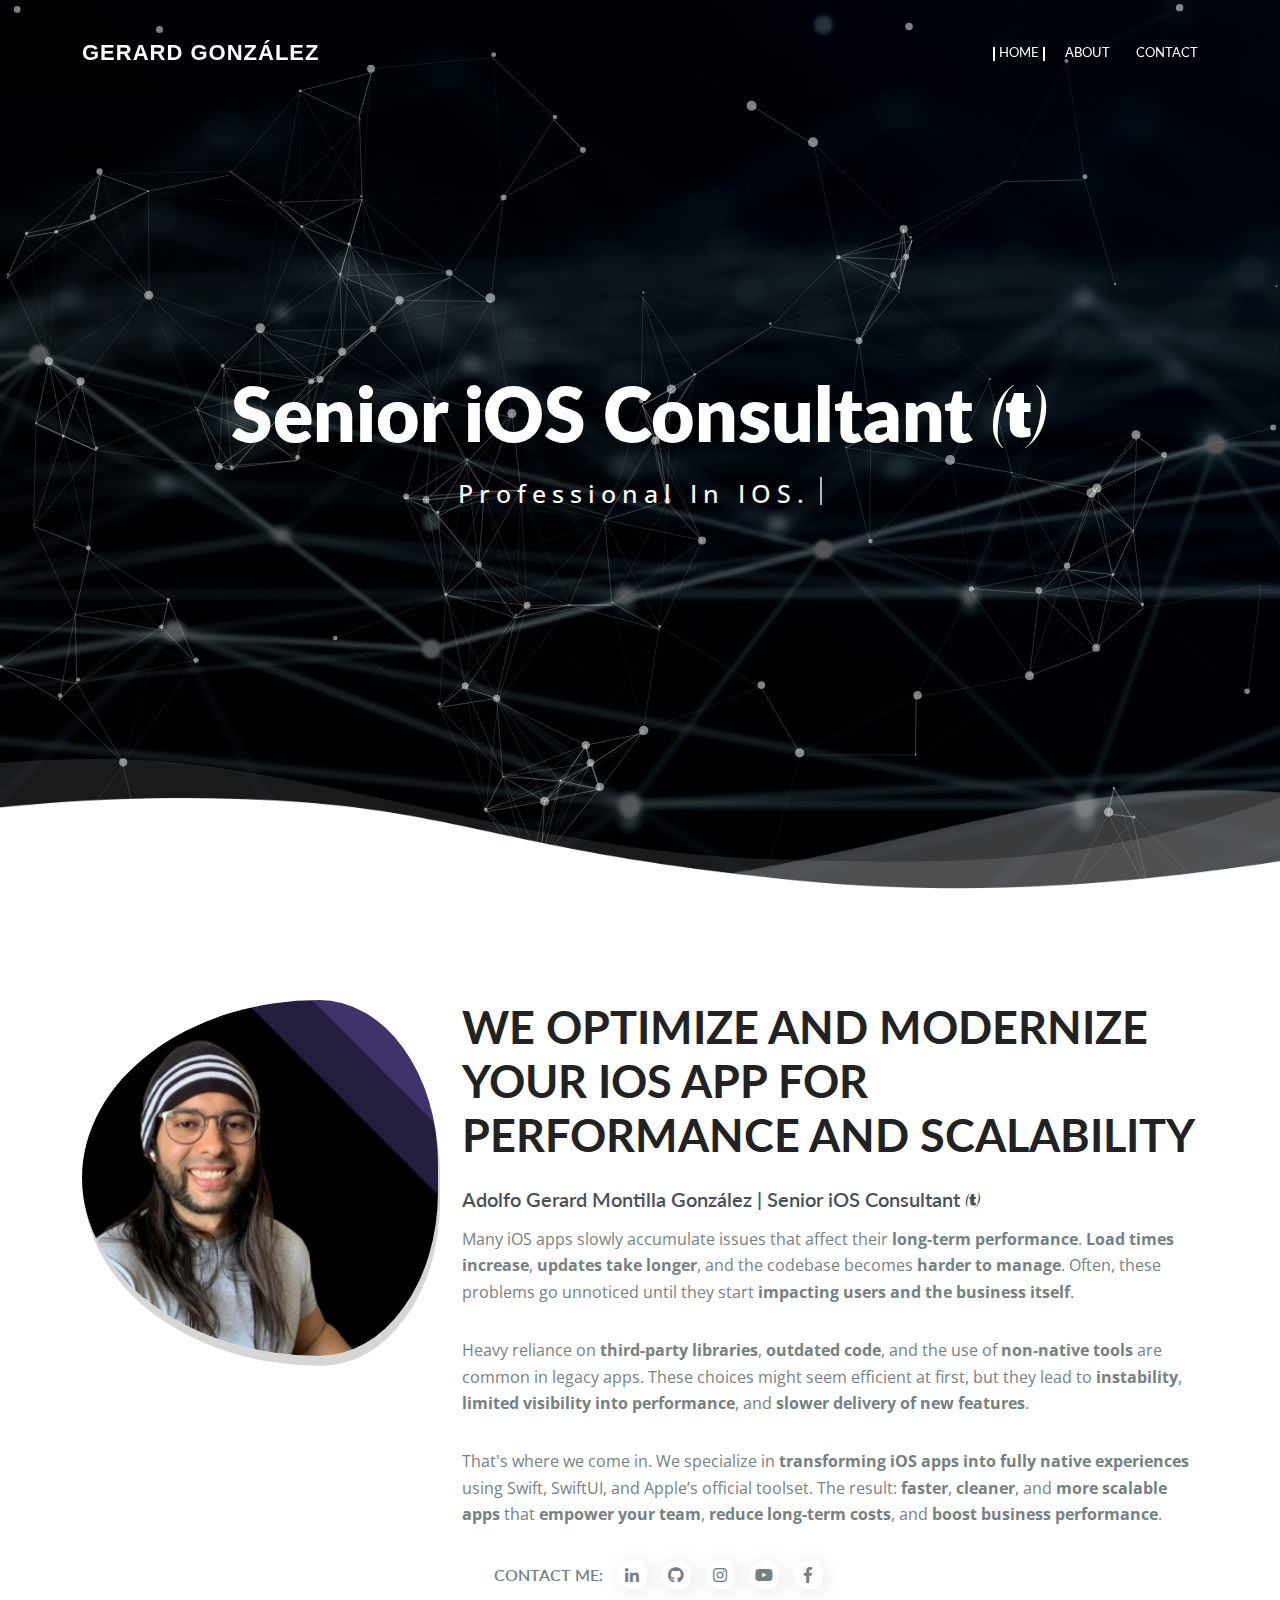
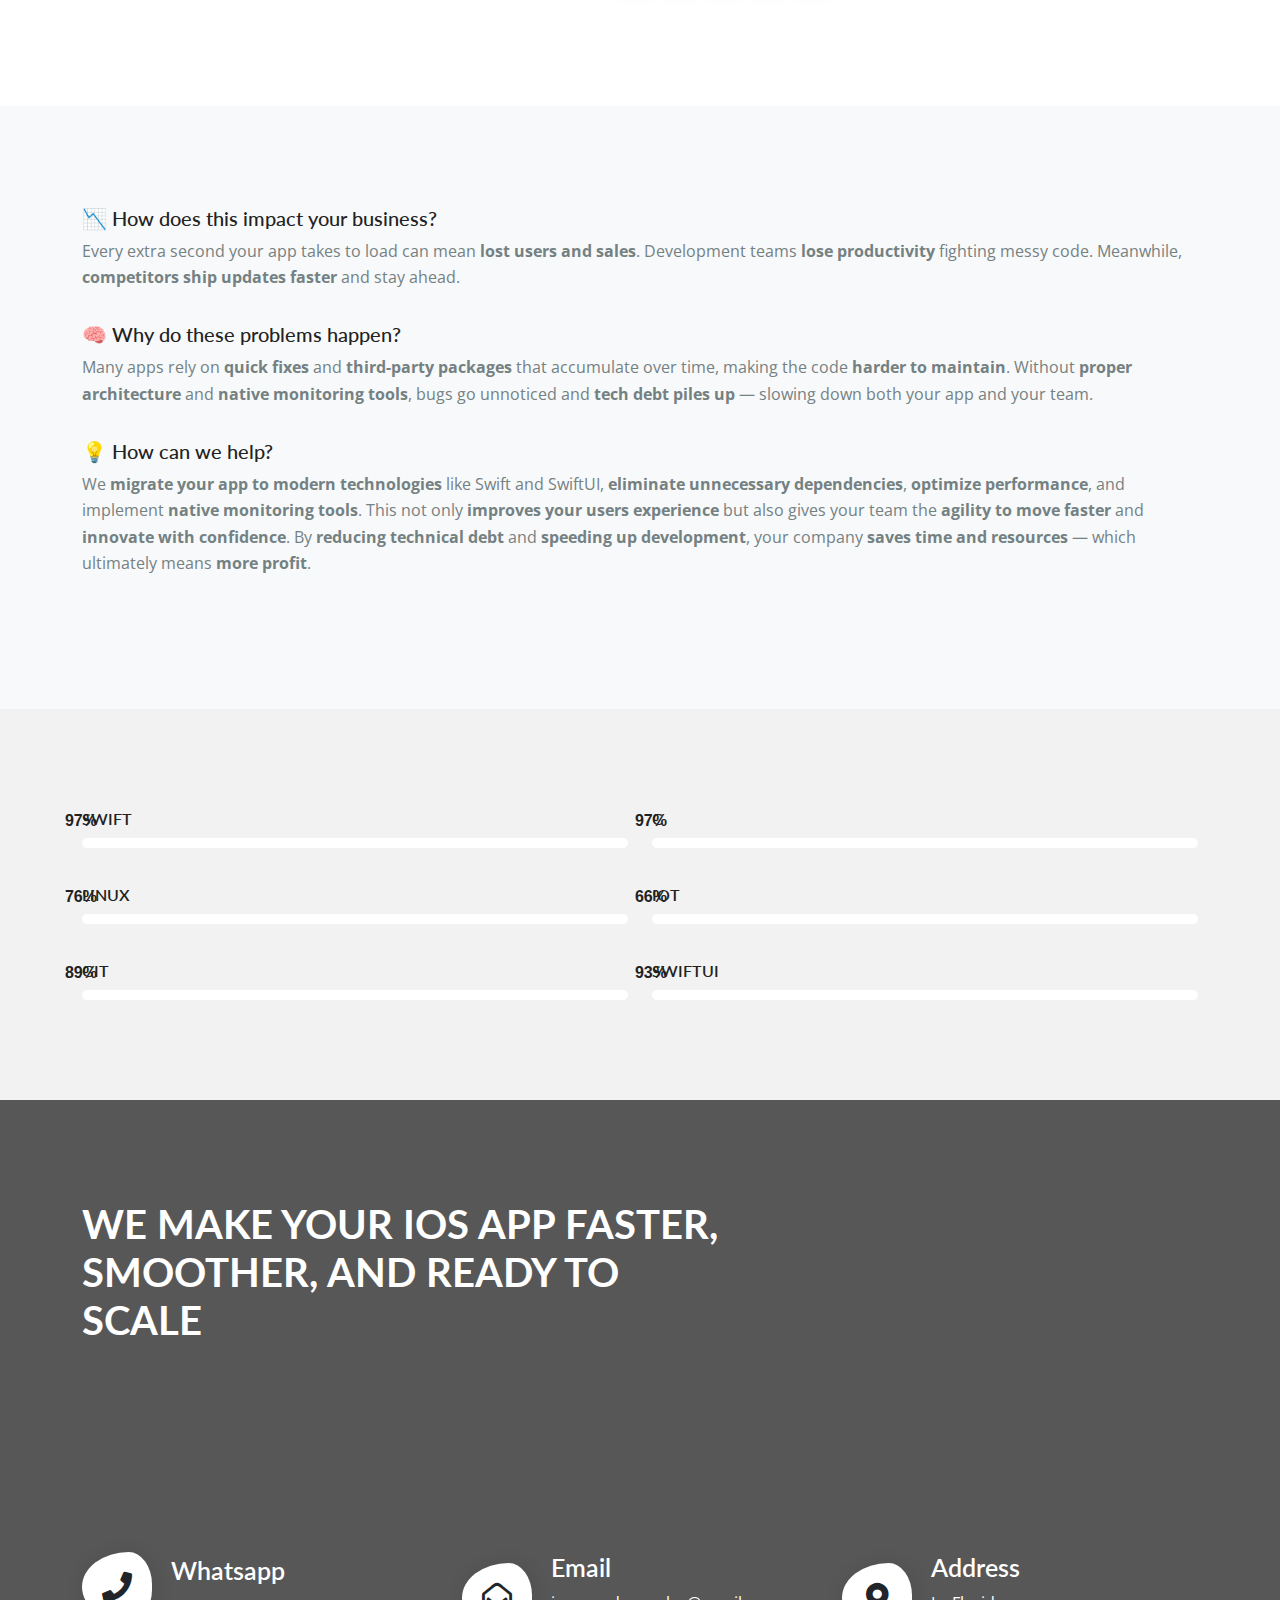
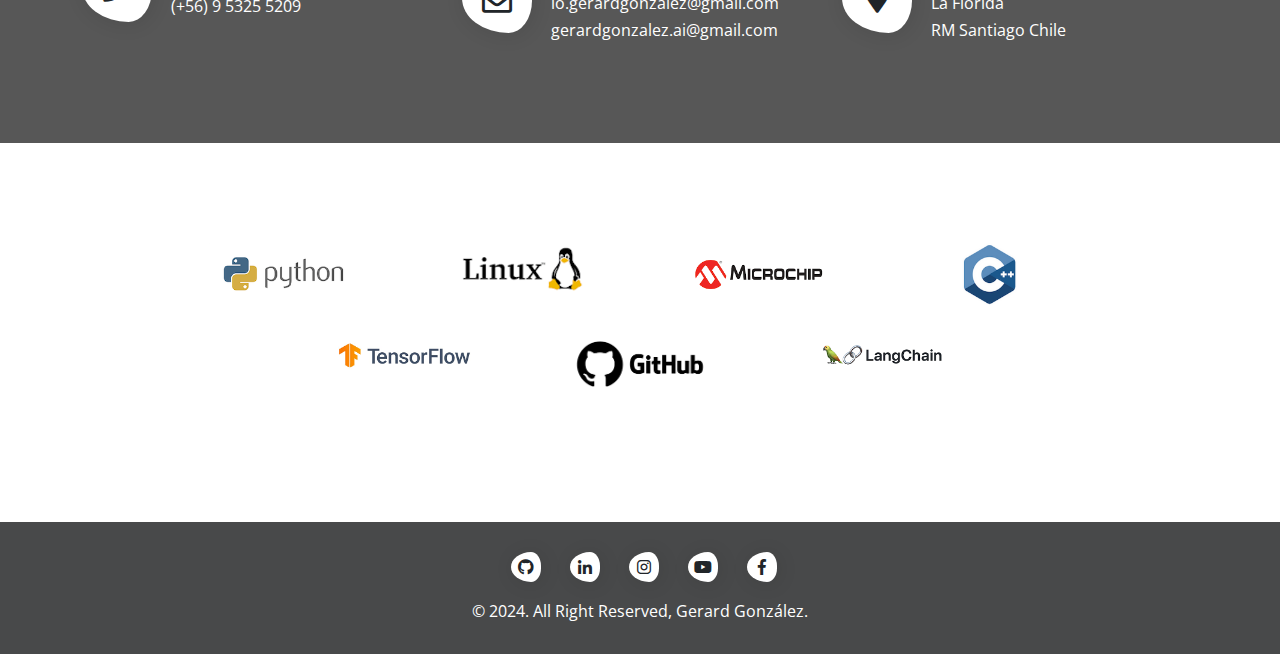
<file: index.html>
<!DOCTYPE html>
<html lang="zxx">
<head>
        <meta charset="utf-8">
        <meta http-equiv="x-ua-compatible" content="ie=edge">
        <meta name="viewport" content="width=device-width, initial-scale=1.0" />
        <meta name="keywords" content="Personal, Portfolio, Creative,Design,mordan">
        <meta name="description" content="Taso">
        <meta name="author" content="cosmos-themes">

        <title>Gerard González Website</title>

        <!-- favicon -->
        <link href="#" rel="icon" type="image/png">

        <!--Font Awesome css-->
        <link rel="stylesheet"  href="assets/css/fontawesome-all.css">

        <!--Bootstrap css-->
        <link rel="stylesheet"  href="assets/bootstrap/css/bootstrap.css">

        <!--Owl Carousel css-->
        <link rel="stylesheet"  href="assets/css/owl.carousel.min.css">
        <link rel="stylesheet"  href="assets/css/owl.theme.default.min.css">

        <!--Magnific Popup css-->
        <link rel="stylesheet"  href="assets/css/magnific-popup.css">
        <link rel="stylesheet"  href="assets/css/animate.min.css">
        <link rel="stylesheet"  href="assets/css/progresscircle.css">
        <!-- Google Fonts -->
        <link href="https://fonts.googleapis.com/css?family=Lato:300,400,700,900" rel="stylesheet">
        <link href="https://fonts.googleapis.com/css?family=Raleway:200,300,400,500,600,700,800,900%7cOpen+Sans:400,600,700,800" rel="stylesheet">

        <!--Site Main Style css-->
        <link rel="stylesheet" type="text/css" href="assets/css/cubeportfolio.min.css">
        <link rel="stylesheet"  href="assets/css/style.css">
        <link rel="stylesheet"  href="assets/css/page.css">
        <link id="colors" rel="stylesheet" href="assets/css/black-color.css">
</head>
<body>
<!--       <div class="preloader">
        <div class="sk-three-bounce">
            <div class="sk-child sk-bounce1"></div>
            <div class="sk-child sk-bounce2"></div>
            <div class="sk-child sk-bounce3"></div>
        </div>
    </div> -->
        <!--Navbar Start-->
        <nav class="navbar navbar-expand-lg navbar-dark">
            <div class="container">
                <!-- LOGO -->
                <a class="navbar-brand logo" href="design-black.html">
                    GERARD GONZÁLEZ
                </a>

                <button class="navbar-toggler collapsed" type="button" data-toggle="collapse" data-target="#navbarCollapse" aria-controls="navbarCollapse" aria-expanded="false" aria-label="Toggle navigation">
                    <span class="navbar-toggler-icon"></span>
                </button>

                <div class="navbar-collapse collapse" id="navbarCollapse">
                    <ul class="navbar-nav ms-auto">
                        <!--Nav Links-->
                        <li class="nav-item">
                            <a href="#" class="nav-link active" data-scroll-nav="0" >Home</a>
                        </li>
                        <li class="nav-item">
                            <a href="#" class="nav-link" data-scroll-nav="1" >About</a>
                        </li>
                        <!--li class="nav-item">
                            <a href="#" class="nav-link" data-scroll-nav="2" >Services</a>
                        </li>
                        <li class="nav-item">
                            <a href="#" class="nav-link" data-scroll-nav="3">Works</a>
                        </li>
                        <li class="nav-item">
                            <a href="#" class="nav-link" data-scroll-nav="4">Experience</a>
                        </li-->
                        <!--li class="nav-item">
                            <a href="#" class="nav-link" data-scroll-nav="5">Blog</a>
                        </li-->
                        <li class="nav-item">
                            <a href="#" class="nav-link" data-scroll-nav="1">Contact</a>
                        </li>
                    </ul>
                </div>
            </div>
        </nav>
        <!--Navbar End-->
        <!--Home Section Start-->
        <section id="Particle-ground" class="design banner-layer-wave" style="background-image: url('assets/images/banner/banner_1.jpg'); background-attachment: fixed; background-size: cover; background-repeat: no-repeat;" data-stellar-background-ratio=".7" data-scroll-index="0">
            <div class="overlay-black">
                <div class="container">
                    <!--Banner Content-->
                    <div class="banner-main-design">
                        <div class="row full-screen align-items-center">
                            <div class="col-lg-12 col-md-12">
                                <div class="banner-left text-center">
                                    <h1>Senior iOS Consultant </h1>
                                    <p class="cd-headline clip is-full-width mt-15">
                                        <span>Professional In</span>
                                        <span class="cd-words-wrapper">
                                            <b class="is-visible">iOS.</b>
                                            <b>Apple's Natives Frameworks.</b> 
                                            <b>Apple's Tools.</b>
                                            <b>Apple's Ecosystem.</b>
                                            <b>Swift & SwiftUI.</b>
                                        </span>
                                    </p>
                                    <!--div class="btn-design">
                                       <a href="#" class=" blog-btn" style="margin-right: 10px;">Contact Me</a>
                                        <a href="#" class=" header-btn">Hire Me</a>
                                    </div-->
                                </div>
                            </div>
                        </div>
                    </div>
                </div>
            </div>
        </section>
        <!--Home Section End-->
        <section class="pt-100 pb-100" data-scroll-index="1">
            <div class="container">
                <div class="row">
                    <div class="col-lg-4">
                        <div class="banner-img-right">
                            <img src="assets/images/about/gerard_gonzalez_profile.jpg" alt="Gerard Gonzalez Profile">
                        </div>
                    </div>
                    <div class="col-lg-8">
                        <div class="about-text about-text-blk">
                            <h2 class="about-title">We Optimize and Modernize Your iOS App for Performance and Scalability</h2>
                            <h6>Adolfo Gerard Montilla González | Senior iOS Consultant </h6>
         
                            <p class="spaced-paragraph">
                                Many iOS apps slowly accumulate issues that affect their <strong>long-term performance</strong>. 
                                <strong>Load times increase</strong>, <strong>updates take longer</strong>, and the codebase becomes <strong>harder to manage</strong>. 
                                Often, these problems go unnoticed until they start <strong>impacting users and the business itself</strong>.
                            </p>
                            
                            <p class="spaced-paragraph">
                                Heavy reliance on <strong>third-party libraries</strong>, <strong>outdated code</strong>, and the use of <strong>non-native tools</strong> 
                                are common in legacy apps. These choices might seem efficient at first, but they lead to <strong>instability</strong>, 
                                <strong>limited visibility into performance</strong>, and <strong>slower delivery of new features</strong>.
                            </p>
                            
                            <p class="spaced-paragraph">
                                That's where we come in. We specialize in <strong>transforming iOS apps into fully native experiences</strong> 
                                using Swift, SwiftUI, and Apple’s official toolset. The result: <strong>faster</strong>, <strong>cleaner</strong>, 
                                and <strong>more scalable apps</strong> that <strong>empower your team</strong>, 
                                <strong>reduce long-term costs</strong>, and <strong>boost business performance</strong>.
                            </p>
                            
                        </div>
         
                        <div class="contact-social about-contact">
                            <ul>
                                <li class="social-text">Contact Me:</li>
                                <li><a href="https://www.linkedin.com/in/adolfomontilla/" target="_blank"><i class="fab fa-linkedin-in"></i></a></li>
                                <li><a href="https://github.com/gerardgonzalez-io" target="_blank"><i class="fab fa-github"></i></a></li>
                                <li><a href="https://www.instagram.com/gerardgonzalez.io/" target="_blank"><i class="fab fa-instagram"></i></a></li>
                                <li>
                                    <a href="https://www.youtube.com/@gerardgonzalez-io" target="_blank">
                                    <i class="fab fa-youtube"></i>
                                    </a>
                                </li>
                                <li>
                                    <a href="https://www.facebook.com/gerardgonzalez.io" target="_blank">
                                        <i class="fab fa-facebook-f"></i>
                                    </a>
                                </li>
                            </ul>
                        </div>
                    </div>
                </div>
            </div>
         </section>

         <section class="pt-100 pb-100 bg-light">
            <div class="container">
                <div class="row">
                    <div class="col-lg-12">
                        <div class="about-text about-text-blk">
                            <!--h5>📉 How does this impact your business?</h5>
                            <p class="spaced-paragraph">Every extra second your app takes to load can mean lost users and sales. Development teams lose productivity fighting messy code. Meanwhile, competitors ship updates faster and stay ahead.</p>

                            <h5>🧠 Why do these problems happen?</h5>
                            <p class="spaced-paragraph">Many apps rely on quick fixes and third-party packages that accumulate over time, making the code harder to maintain. Without proper architecture and native monitoring tools, bugs go unnoticed and tech debt piles up — slowing down both your app and your team.</p>
                            
                            <h5>💡 How can we help?</h5>
                            <p class="spaced-paragraph">We migrate your app to modern technologies like Swift and SwiftUI, eliminate unnecessary dependencies, optimize performance, and implement native monitoring tools. This not only improves user experience but also gives your team the agility to move faster and innovate with confidence. By reducing technical debt and speeding up development, your company saves time and resources — which ultimately means more profit.</p-->
                            <h5>📉 How does this impact your business?</h5>
                            <p class="spaced-paragraph">
                                Every extra second your app takes to load can mean <strong>lost users and sales</strong>. 
                                Development teams <strong>lose productivity</strong> fighting messy code. 
                                Meanwhile, <strong>competitors ship updates faster</strong> and stay ahead.
                            </p>
            
                            <h5>🧠 Why do these problems happen?</h5>
                            <p class="spaced-paragraph">
                                Many apps rely on <strong>quick fixes</strong> and <strong>third-party packages</strong> 
                                that accumulate over time, making the code <strong>harder to maintain</strong>. 
                                Without <strong>proper architecture</strong> and <strong>native monitoring tools</strong>, 
                                bugs go unnoticed and <strong>tech debt piles up</strong> — slowing down both your app and your team.
                            </p>
            
                            <h5>💡 How can we help?</h5>
                            <p class="spaced-paragraph">
                                We <strong>migrate your app to modern technologies</strong> like Swift and SwiftUI, 
                                <strong>eliminate unnecessary dependencies</strong>, <strong>optimize performance</strong>, 
                                and implement <strong>native monitoring tools</strong>. This not only 
                                <strong>improves your users experience</strong> but also gives your team the 
                                <strong>agility to move faster</strong> and <strong>innovate with confidence</strong>. 
                                By <strong>reducing technical debt</strong> and <strong>speeding up development</strong>, 
                                your company <strong>saves time and resources</strong> — which ultimately means <strong>more profit</strong>.
                            </p>
                        </div>
                    </div>
                </div>
            </div>
         </section>
         
        <!--Skill Section Start-->
        <section class=" skills  bg-gray pt-100 pb-100" >
            <div class="container">
                <div class="row">
                     <div class="col-lg-6 skill-sec">
                          <div class="skill-div ">
                            <div class="skills-item mb-35">
                              <h6>Swift</h6>
                              <div class="bar">
                                <span class="fill" data-width="97%"></span>
                              </div>
                              <div class="tip"></div>
                            </div>

                            <div class="skills-item mb-35">
                              <h6>Linux</h6>
                              <div class="bar">
                                <span class="fill" data-width="76%"></span>
                              </div>
                              <div class="tip"></div>
                            </div>

                            <div class="skills-item">
                              <h6>Git</h6>
                              <div class="bar">
                                <span class="fill" data-width="89%"></span>
                              </div>
                              <div class="tip"></div>
                            </div>
                          </div>
                     </div>
                     <div class="col-lg-6">
                          <div class="skill-div ">
                            <div class="skills-item mb-35">
                              <h6>C </h6>
                              <div class="bar">
                                <span class="fill" data-width="97%"></span>
                              </div>
                              <div class="tip"></div>
                            </div>

                            <div class="skills-item mb-35">
                              <h6>IOT</h6>
                              <div class="bar">
                                <span class="fill" data-width="66%"></span>
                              </div>
                              <div class="tip"></div>
                            </div>

                            <div class="skills-item ">
                              <h6>SwiftUI</h6>
                              <div class="bar">
                                <span class="fill" data-width="93%"></span>
                              </div>
                              <div class="tip"></div>
                            </div>
                          </div>
                     </div>
                </div>
            </div>
        </section>
        <!--skill Section End-->

        <!--Service Section Start-->
        <!--section class="pt-100 pb-100" data-scroll-index="2">
            <div class="container">
                <div class="row">
                    <div class="col">
                       <div class="section-title">
                            <div class="main-title">
                                <div class="title-main-page">
                                    <h4>Main Services</h4>
                                   <p>turn your data into income</p>
                                </div>
                            </div>
                            
                       </div>
                    </div>
                </div>
                <div class="row">
                    <div class="col-lg-4">
                        <div class="service-item">
                            <div class="service-img">
                                 <div class="service-icon-shedow">
                                        <i class="fa fa-database"></i>
                                 </div>
                            </div>
                            <div class="service-text">
                                <h4>data analysis and business intelligence</h4>
                                <p>Enhancing Decision-Making: Providing actionable insights from data, leading to informed, strategic decisions that can improve profitability.</p>
                            </div>
                        </div>
                    </div>
                    <div class="col-lg-4">
                        <div class="service-item">
                            <div class="service-img">
                                 <div class="service-icon-shedow">
                                            <i class="fas fa-desktop"></i>    
                                 </div>
                            </div>
                            <div class="service-text">
                                <h4>sentiment analysis and social media monitoring</h4>
                                <p>Enhancing Brand Reputation: Identifying and addressing negative feedback promptly, improving public perception and customer trust.</p>
                            </div>
                        </div>
                    </div>
                    <div class="col-lg-4">
                        <div class="service-item">
                            <div class="service-img">
                                 <div class="service-icon-shedow">
                                    <i class="fa fa-comments"></i>
                                 </div>
                            </div>
                            <div class="service-text">
                                <h4>Custom chatbot development</h4>
                                <p>Increasing Sales: Guiding customers through the purchasing process and providing personalized recommendations, boosting conversion rates.</p>
                            </div>
                        </div>
                    </div>
                    <div class="col-lg-4">
                        <div class="service-item">
                            <div class="service-img">
                                 <div class="service-icon-shedow">
                                        <i class="fas fa-at"></i>
                                 </div>
                            </div>
                            <div class="service-text">
                                <h4>Email Marketing</h4>
                                <p>Lorem ipsum dolor sit amet, consectetur adipisicing elit, sed do eiusmod
                                tempor incididunt ut labore.</p>
                            </div>
                        </div>
                    </div>
                    <div class="col-lg-4">
                        <div class="service-item">
                            <div class="service-img">
                                     <div class="service-icon-shedow">
                                        <i class="fas fa-desktop"></i>
                                 </div>
                            </div>
                            <div class="service-text">
                                <h4>Theme Design</h4>
                                <p>Lorem ipsum dolor sit amet, consectetur adipisicing elit, sed do eiusmod
                                tempor incididunt ut labore.</p>
                            </div>
                        </div>
                    </div>
                    <div class="col-lg-4">
                        <div class="service-item">
                            <div class="service-img">
                                 <div class="service-icon-shedow">
                                     <i class="fas fa-paint-brush"></i>
                                 </div>
                            </div>
                            <div class="service-text">
                                <h4>Graphichs Design</h4>
                                <p>Lorem ipsum dolor sit amet, consectetur adipisicing elit, sed do eiusmod
                                tempor incididunt ut labore.</p>
                            </div>
                        </div>
                    </div>
                </div>
            </div>
        </section-->
        <!--Service Section End-->

        <!--Video Section Start-->
        <section class="video-section" style="background-image: url('assets/images/banner/banner_1.jpg'); background-attachment: fixed; background-repeat: no-repeat; background-size: cover; background-position: center;">
            <div class="overlay-black pt-100 pb-100">
                <div class="container">
                     <div class="row">
                          <div class="col-lg-7 col-sm-12">
                            <div class="video-text">
                                <!--h6>Why You Should Works Me?</h6-->
                                 <h2>We Make Your iOS App Faster, Smoother, and Ready to Scale</h2>
                            </div>
                          </div>
                          <div class="col-lg-5 col-sm-12">
                             <div class="video-icon">
                                <!--div class="video--button">
                                    <div class="video-overlay">
                                        <div class="pos-vertical-center">
                                            <a class="popup-video" href="https://www.youtube.com/watch?v=7e90gBu4pas">
                                                <span class="btn--animation"></span>
                                                <i class="fa fa-play"></i>
                                            </a>
                                        </div>
                                    </div-->
                                    <!-- .video-player end -->
                                </div>
                             </div>
                          </div>
                     </div>
                </div>
            </div>
        </section>
        <!--Video Section End-->

        <!--Portfolio Section Start-->
        <!--section class="portfolio pt-100 pb-100" data-scroll-index="3">
            <div class="container">
                <div class="row">
                    <div class="col">
                       <div class="section-title">
                            <div class="main-title">
                                <div class="title-main-page">
                                    <h4> Some Works </h4>
                                   <p>Machine Learning Models</p>
                                </div>
                            </div>
                            
                       </div>
                    </div>
                </div>
                <div id="js-grid-slider-projects" class="cbp">
                      <div class="cbp-item graphic">
                          <div class="cbp-caption">
                              <div class="cbp-caption-defaultWrap">
                                  <img src="assets/images/portfolio/computer_vision_bird.jpg" alt="">
                              </div>
                              <div class="cbp-caption-activeWrap">
                                  <div class="cbp-l-caption-alignCenter">
                                      <div class="cbp-l-caption-body">
                                          <a href="https://github.com/gerardgonzalez-ai/birds_525_species/blob/main/Birds_525_species_image_classification.ipynb" target="_blank" class=" cbp-l-caption-buttonLeft" rel="nofollow"><i class="fas fa-link"></i></a>
                                          <a href="assets/images/portfolio/dummy-image.jpg" class="cbp-lightbox cbp-l-caption-buttonRight"><i class="fas fa-search"></i></a>
                                      </div>
                                  </div>
                              </div>
                          </div>
                          <div class="cbp-l-grid-projects-title">Multiclass Bird Classification</div>
                          <div class="cbp-l-grid-projects-desc">Computer Vision / Deep Learning</div>
                      </div>
                      <div class="cbp-item web-design logos">
                          <div class="cbp-caption">
                              <div class="cbp-caption-defaultWrap">
                                  <img src="assets/images/portfolio/object_detection.jpg" alt="">
                              </div>
                              <div class="cbp-caption-activeWrap">
                                  <div class="cbp-l-caption-alignCenter">
                                      <div class="cbp-l-caption-body">
                                          <a href="https://github.com/gerardgonzalez-ai/platic_bottles_in_the_wild/blob/main/plastic_bottle_detection_in_the_wild.ipynb" target="_blank" class=" cbp-l-caption-buttonLeft" rel="nofollow"><i class="fas fa-link"></i></a>
                                          <a href="assets/images/portfolio/dummy-image.jpg" class="cbp-lightbox cbp-l-caption-buttonRight" ><i class="fas fa-search"> </i></a>
                                      </div>
                                  </div>
                              </div>
                          </div>
                          <div class="cbp-l-grid-projects-title">Plastic Detection</div>
                          <div class="cbp-l-grid-projects-desc">Object Detection / Computer Vision </div>
                      </div>
                      <div class="cbp-item graphic logos">
                          <div class="cbp-caption">
                              <div class="cbp-caption-defaultWrap">
                                  <img src="assets/images/portfolio/cassava_leaf_detection.jpg" alt="">
                              </div>
                              <div class="cbp-caption-activeWrap">
                                  <div class="cbp-l-caption-alignCenter">
                                      <div class="cbp-l-caption-body">
                                          <a href="https://github.com/gerardgonzalez-ai/cassava_leaf_disease_classification/blob/main/cassava_leaf_disease_classification.ipynb" target="_blank" class=" cbp-l-caption-buttonLeft" rel="nofollow"><i class="fas fa-link"></i></a>
                                          <a href="assets/images/portfolio/dummy-image.jpg" class="cbp-lightbox cbp-l-caption-buttonRight"><i class="fas fa-search"> </i></a>
                                      </div>
                                  </div>
                              </div>
                          </div>
                          <div class="cbp-l-grid-projects-title">Leaf Disease Classification</div>
                          <div class="cbp-l-grid-projects-desc">Computer Vision / Multiclass Classification</div>
                      </div>
                      <div class="cbp-item web-design graphic">
                          <div class="cbp-caption">
                              <div class="cbp-caption-defaultWrap">
                                  <img src="assets/images/portfolio/pipelines_mlops.jpg" alt="">
                              </div>
                              <div class="cbp-caption-activeWrap">
                                  <div class="cbp-l-caption-alignCenter">
                                      <div class="cbp-l-caption-body">
                                          <a href="https://github.com/gerardgonzalez-ai/doubleit_model" target="_blank" class=" cbp-l-caption-buttonLeft" rel="nofollow"><i class="fas fa-link"></i></a>
                                          <a href="assets/images/portfolio/dummy-image.jpg" class="cbp-lightbox cbp-l-caption-buttonRight"><i class="fas fa-search"> </i></a>
                                      </div>
                                  </div>
                              </div>
                          </div>
                          <div class="cbp-l-grid-projects-title">CI/CD Pipeline</div>
                          <div class="cbp-l-grid-projects-desc">Pipelines / MLOps</div>
                      </div>
                      <div class="cbp-item identity web-design">
                          <div class="cbp-caption">
                              <div class="cbp-caption-defaultWrap">
                                  <img src="assets/images/portfolio/dummy-image.jpg" alt="">
                              </div>
                              <div class="cbp-caption-activeWrap">
                                  <div class="cbp-l-caption-alignCenter">
                                      <div class="cbp-l-caption-body">
                                          <a href="project-details-black.html" class=" cbp-l-caption-buttonLeft" rel="nofollow"><i class="fas fa-link"></i></a>
                                          <a href="assets/images/portfolio/dummy-image.jpg" class="cbp-lightbox cbp-l-caption-buttonRight"><i class="fas fa-search"> </i></a>
                                      </div>
                                  </div>
                              </div>
                          </div>
                          <div class="cbp-l-grid-projects-title">Wordpress Theme</div>
                          <div class="cbp-l-grid-projects-desc">Web Design / Wordpress</div>
                      </div>
                      <div class="cbp-item identity web-design">
                          <div class="cbp-caption">
                              <div class="cbp-caption-defaultWrap">
                                  <img src="assets/images/portfolio/dummy-image.jpg" alt="">
                              </div>
                              <div class="cbp-caption-activeWrap">
                                  <div class="cbp-l-caption-alignCenter">
                                      <div class="cbp-l-caption-body">
                                          <a href="project-details-black.html" class=" cbp-l-caption-buttonLeft" rel="nofollow"><i class="fas fa-link"></i></a>
                                          <a href="assets/images/portfolio/dummy-image.jpg" class="cbp-lightbox cbp-l-caption-buttonRight" ><i class="fas fa-search"> </i></a>
                                      </div>
                                  </div>
                              </div>
                          </div>
                          <div class="cbp-l-grid-projects-title">SEO Marketing</div>
                          <div class="cbp-l-grid-projects-desc">SEO / Web Design</div>
                      </div>
                      <div class="cbp-item graphic logos">
                          <div class="cbp-caption">
                              <div class="cbp-caption-defaultWrap">
                                  <img src="assets/images/portfolio/dummy-image.jpg" alt="">
                              </div>
                              <div class="cbp-caption-activeWrap">
                                  <div class="cbp-l-caption-alignCenter">
                                      <div class="cbp-l-caption-body">
                                          <a href="project-details-black.html" class=" cbp-l-caption-buttonLeft" rel="nofollow"><i class="fas fa-link"></i></a>
                                          <a href="assets/images/portfolio/dummy-image.jpg" class="cbp-lightbox cbp-l-caption-buttonRight"><i class="fas fa-search"> </i></a>
                                      </div>
                                  </div>
                              </div>
                          </div>
                          <div class="cbp-l-grid-projects-title">Photography</div>
                          <div class="cbp-l-grid-projects-desc">Graphic / Logo</div>
                      </div>
                      <div class="cbp-item identity graphic">
                          <div class="cbp-caption">
                              <div class="cbp-caption-defaultWrap">
                                  <img src="assets/images/portfolio/dummy-image.jpg" alt="">
                              </div>
                              <div class="cbp-caption-activeWrap">
                                  <div class="cbp-l-caption-alignCenter">
                                      <div class="cbp-l-caption-body">
                                          <a href="project-details-black.html" class=" cbp-l-caption-buttonLeft" rel="nofollow"><i class="fas fa-link"></i></a>
                                          <a href="assets/images/portfolio/dummy-image.jpg" class="cbp-lightbox cbp-l-caption-buttonRight"><i class="fas fa-search"> </i></a>
                                      </div>
                                  </div>
                              </div>
                          </div>
                          <div class="cbp-l-grid-projects-title">Themeforest</div>
                          <div class="cbp-l-grid-projects-desc">Theme / Graphic</div>
                      </div>
                </div>
            </div>
        </section-->
        <!--Portfolio Section End-->
        <!--Testimonials Section Start-->
        <!--section class="testimonials counter-area" style="background-image: url('assets/images/banner/banner_1.jpg'); background-attachment: fixed; background-repeat: no-repeat; background-size: cover;background-position: center;">
            <div class="overlay-black  pt-100 pb-100">
            <div class="container">
                <div class="row">
                    <div class="col-lg-10 offset-lg-1">
                            <div id="testimonial-slider" class="owl-carousel">
                                <div class="testimonial">
                                    <p class="testi-description">
                                        Their technical and problem-solving skills boost efficiency and data management. Combining deep technical knowledge with strategic insight, they drive project success.
                                    </p>
             
                                    <div class="testimonial-review">
                                        <div class="pic">
                                            <img src="assets/images/user/franco.jpg" alt="">
                                        </div>
                                        <h4 class="testimonial-title">
                                            Franco González
                                            <small>Executive Director at APGCloud</small>
                                        </h4>
                                    </div>
                                </div>
                                 <div class="testimonial">
                                    <p class="testi-description">
                                        Adolfo combines exceptional technical skills with clear communication and strategic insight, adding significant value to complex development projects..
                                    </p>
             
                                    <div class="testimonial-review">
                                        <div class="pic">
                                            <img src="assets/images/user/isaac.jpg" alt="">
                                        </div>
                                        <h4 class="testimonial-title">
                                            Isaac Colls
                                            <small>Senior Full Stack Developer</small>
                                        </h4>
                                    </div>
                                </div>
                                <div class="testimonial">
                                    <p class="testi-description">
                                        Their expertise in Python and machine learning enhances operational efficiency and data analytics, with a strong focus on tailored, practical solutions.
                                    </p>
             
                                    <div class="testimonial-review">
                                        <div class="pic">
                                            <img src="assets/images/user/gabriel.jpg" alt="">
                                        </div>
                                        <h4 class="testimonial-title">
                                            Gabriel Hernández
                                            <small>
                                                Provisioning and O&M Leader</small>
                                        </h4>
                                    </div>
                                </div>
                                <div class="testimonial">
                                    <p class="testi-description">
                                        Gerard is a top-tier Python developer, delivering efficient, innovative solutions, particularly in machine learning, that exceed project expectations.
                                    </p>
             
                                    <div class="testimonial-review">
                                        <div class="pic">
                                            <img src="assets/images/user/kevin.jpg" alt="">
                                        </div>
                                        <h4 class="testimonial-title">
                                            Kevin Fernández
                                            <small>Senior Tech Lead</small>
                                        </h4>
                                    </div>
                                </div>
                            </div>
                    </div>
                </div>
            </div>
            </div>
        </section-->
        <!--Testimonials Section End-->
        <!--Work Timeline Section Start-->
         <!--section class="pt-100 pb-100 timeline-bg" data-scroll-index="4">
             <div class="container">
                <div class="row">
                    <div class="col">
                       <div class="section-title">
                            <div class="main-title">
                                <div class="title-main-page">
                                    <h4>Some of my Experience</h4>
                                    <p>Companies with i have worked</p>
                                </div>
                            </div>
                            
                       </div>
                    </div>
                </div>
                <div class="row">
                    <div class="main-timeline">
                        <div class="timeline">
                            <div class="timeline-icon">
                                <img src="assets/images/logo/emaresa.jpg" alt="">
                            </div>
                            <div class="timeline-content">
                                <span class="date">Emaresa</span>
                                <h5 class="title">Creating reporting systems</h5>
                                <p class="description">
                                EMARESA is a company that contributes to the development of the country (Chile) by providing a variety of products and services supported by modern logistics and information systems.
                                </p>
                            </div>
                        </div>
             
                        <div class="timeline">
                            <div class="timeline-icon">
                                <img src="assets/images/logo/itauchile_logo.jpg" alt="">
                            </div>
                            <div class="timeline-content">
                                <span class="date">Itaú Chile</span>
                                <h5 class="title">Improving Mobile Apps</h5>
                                <p class="description">
                                Itaú Chile is a Chilean commercial bank. The bank has 398 bank branches in Chile and Colombia, being 224 in Chile and 174 in Colombia. Itaú Corpbanca is headquartered in Santiago and has offices in Lima, Madrid and New York City.
                                </p>
                            </div>
                        </div>
             
                        <div class="timeline">
                            <div class="timeline-icon">
                               <img src="assets/images/logo/femsa_logo.jpg" alt="">
                            </div>
                            <div class="timeline-content  s-m-0 pb-0">
                                <span class="date">Femsa Salud</span>
                                <h5 class="title">Improving Mobile Apps</h5>
                                <p class="description">
                                    FEMSA Salud is a pharmacy chain with almost 4 decades serving Chilean families, through more than 550 locations nationwide, operating in four Latin American countries (Chile, Colombia, Ecuador and Mexico).
                                </p>
                            </div>
                        </div>

                    </div>
                </div>
             </div>
         </section-->
        <!--Work Timeline Section End-->

        <!--Counter Section Start-->
        <!--section class="counter-area" style="background-image: url('assets/images/banner/banner_1.jpg'); background-attachment: fixed; background-repeat: no-repeat; background-size: cover; background-position: center;">
           <div class="overlay-black  pt-100 pb-100">
            <div class="container">
                <div class="row">
                    <div class="col-lg-12">
                         <div class="counter-bg">
                               <div class="row">
                                          <div class="col-lg-3 col-md-6">
                                  
                                              <div class="counter-item">
                                                 <div class="d-flex align-items-center">
                                                     <div class="w-25">
                                                         <div class="counter-img">
                                                              <i class="fas fa-desktop"></i>
                                                         </div>
                                                     </div>
                                                     <div class="w-75 counter-text">
                                                          <h2 class="counter" data-count="109">133</h2>
                                                          <h5>Project Done</h5>
                                                     </div>
                                                 </div>

                                              </div>
                                          </div>
                                          <div class="col-lg-3 col-md-6">
                                  
                                              <div class="counter-item">
                                                 <div class="d-flex align-items-center">
                                                     <div class="w-25">
                                                         <div class="counter-img">
                                                          <i class="fas fa-trophy"></i>
                                                         </div>
                                                     </div>
                                                     <div class="w-75 counter-text">
                                                          <h2 class="counter" data-count="3">15</h2>
                                                          <h5>Awards Won</h5>
                                                     </div>
                                                 </div>
                                              </div>
                                          </div>
                                          <div class="col-lg-3 col-md-6">

                                              <div class="counter-item ">
                                                 <div class="d-flex align-items-center">
                                                     <div class="w-25">
                                                         <div class="counter-img">
                                                             <i class="far fa-smile"></i>
                                                         </div>
                                                     </div>
                                                     <div class="w-75 counter-text">
                                                          <h2 class="counter" data-count="27">60</h2>
                                                          <h5>Happy Clients</h5>
                                                     </div>
                                                 </div>
                                              </div>
                                          </div>
                                          <div class="col-lg-3 col-md-6">

                                              <div class="counter-item mb-0">
                                                 <div class="d-flex align-items-center">
                                                     <div class="w-25">
                                                         <div class="counter-img">
                                                             <i class="fas fa-users"></i>
                                                         </div>
                                                     </div>
                                                     <div class="w-75 counter-text">
                                                          <h2 class="counter" data-count="7">19</h2>
                                                          <h5>Team Members</h5>
                                                     </div>
                                                 </div>
                                              </div>
                                          </div>
                                 </div>
                         </div>
                </div>
                </div>
             </div>
           </div>
        </section-->
        <!--Counter Section End-->

        <!--Blog Section Start-->
        <!--section class="pt-100 pb-100" data-scroll-index="5">
            <div class="container">
                <div class="row">
                    <div class="col">
                       <div class="section-title">
                            <div class="main-title">
                                <div class="title-main-page">
                                    <h4>Recent Blogs</h4>
                                   <p>Lorem ipsum dolor sit amet</p>
                                </div>
                            </div>
                            
                       </div>
                    </div>
                </div>
                <div class="row">
                    <div class="col-lg-4 col-md-6">
                        <div class="blog-post-wrapper-div">
                            <div>
                                <div class="blog-post-image-div">
                                    <div class="clearfix">
                                    <div class="img">
                                    <img src="assets/images/blog/dummy-image.jpg" alt="image" class="img-responsive center-block"> </div>
                                    </div>
                                </div>
                                <div class="post-detail-container-div">
                                    <div class="post-content-div">
                                        <h3 class="post-title entry-title">
                                        <a href="blog-details-black.html">Wordpress is the best for you</a>
                                        </h3>
                                        <ul class="list-unstyled list-inline post-metadata">
                                        <li>
                                        <i class="far fa-calendar"></i> Mon, 06-09-2018&nbsp;&nbsp;| </li>
                                        <li>
                                        <i class="far fa-comment"></i>&nbsp;
                                        <a href="#">Comments(10)</a>
                                        </li>
                                        </ul>
                                        <p class="post-excerpt">Lorem ipsum dolor sit amet, consectetur adipisicing elit, sed do eiusmod
                                        tempor</p>
                                        <div class="view_detail">
                                        <a href="blog-details-black.html" class="blog-btn">Read more <i class="fas fa-arrow-right"></i> </a>
                                        </div>
                                    </div>
                                </div>
                            </div>
                        </div>
                    </div>
                    <div class="col-lg-4 col-md-6">
                        <div class="blog-post-wrapper-div">
                            <div>
                                <div class="blog-post-image-div">
                                    <div class="clearfix">
                                    <div class="img">
                                    <img src="assets/images/blog/dummy-image.jpg" alt="image" class="img-responsive center-block"> </div>
                                    </div>
                                </div>
                                <div class="post-detail-container-div">
                                    <div class="post-content-div">
                                        <h3 class="post-title entry-title">
                                        <a href="blog-details-black.html">100% Tips to earn $1000</a>
                                        </h3>
                                        <ul class="list-unstyled list-inline post-metadata">
                                        <li>
                                        <i class="far fa-calendar"></i> Mon, 09-09-2018&nbsp;&nbsp;| </li>
                                        <li>
                                        <i class="far fa-comment"></i>&nbsp;
                                        <a href="#">Comments(9)</a>
                                        </li>
                                        </ul>
                                        <p class="post-excerpt"> Lorem ipsum dolor sit amet, consectetur adipisicing elit, sed do eiusmod
                                        tempor</p>
                                        <div class="view_detail">
                                        <a href="blog-details-black.html" class="blog-btn">Read more <i class="fas fa-arrow-right"></i> </a>
                                        </div>
                                    </div>
                                </div>
                            </div>
                        </div>
                    </div>
                    <div class="col-lg-4 col-md-6">
                        <div class="blog-post-wrapper-div">
                            <div>
                                <div class="blog-post-image-div">
                                    <div class="clearfix">
                                    <div class="img">
                                    <img src="assets/images/blog/dummy-image.jpg" alt="image" class="img-responsive center-block"> </div>
                                    </div>
                                </div>
                                <div class="post-detail-container-div">
                                    <div class="post-content-div">
                                        <h3 class="post-title entry-title">
                                        <a href="blog-details-black.html">Why You Need SEO</a>
                                        </h3>
                                        <ul class="list-unstyled list-inline post-metadata">
                                        <li>
                                        <i class="far fa-calendar"></i> Mon, 04-09-2018&nbsp;&nbsp;| </li>
                                        <li>
                                        <i class="far fa-comment"></i>&nbsp;
                                        <a href="#">Comments(5)</a>
                                        </li>
                                        </ul>
                                        <p class="post-excerpt">Lorem ipsum dolor sit amet, consectetur adipisicing elit, sed do eiusmod
                                        tempor</p>
                                        <div class="view_detail">
 
                                        <a href="blog-details-black.html" class="blog-btn">Read more <i class="fas fa-arrow-right"></i> </a>
                                        </div>
                                    </div>
                                </div>
                            </div>
                        </div>
                    </div>
                </div>
            </div>
        </section-->
        <!--Blog Section End-->

        <!--Newsletter Section Start-->
        <!--section class="subscribe-bg " style="background-image: url('assets/images/banner/dummy-image-small.jpg'); background-attachment: fixed; background-repeat: no-repeat; background-size: cover; background-position: center;">
            <div class="overlay-black pt-100 pb-100">
            <div class="container">
                <div class="row">
                    <div class="col-lg-8 offset-lg-2 text-center">
                        <div class="subscribe-logo">
                          <i class="far fa-envelope-open"></i>
                        </div>
                        <div class="subscribe-section text-center">
                            <h2>Get The latest Update by Email
                            </h2>
                            <p>Lorem ipsum dolor sit amet, consectetur adipisicing elit, sed do eiusmod
                            tempor incididunt ut labore et dolore magna aliqua.</p>
                        </div>
                    </div>
                    <div class="col-lg-6 offset-lg-3">
                        <div class="subscribe-form">
                            <form>
                                 <div class="input-group mb-3">
                                  <input type="text" class="form-control" placeholder="Enter your email here..." aria-label="Recipient's username" aria-describedby="basic-addon2">
                                  <a href="#">
                                      <div class="input-group-append">
                                        <span class="input-group-text" id="basic-addon2"><i class="fas fa-paper-plane"></i> Subscribe</span>
                                      </div>
                                  </a>
                                </div>
                            </form>
                        </div>
                    </div>
                </div>
            </div>
            </div>
        </section-->
        <!--Newsletter Section End-->

        <!--Contact Section Start-->
        <!--section class="contact"  style="background-image: url('assets/images/map.jpg')" data-scroll-index="6">
            <div class="container-fluid">
                 <div class="row">
                    <div class="col-lg-7 bAg-white pl-5">
                        <div class="contact-me">
                          <div class="row">
                              <div class="col-lg-12">
                                  <div class="contact-me-title">
                                      <h6>Contact Information</h6>
                                      <h2>Are you ready to increase your income?</h2>
                                      <p>Lets chat! Feel free to text with me. I am here to help you. Send me a message and let's boost your company.</p>
                                  </div>
                              </div>
                          </div>
                          <div class="row">
                            <div class="contact-form">
                                <form id='contact-form' method='POST'><input type='hidden' name='form-name' value='contactForm' />
                                    <div class="row">
                                       <div class="col-md-12">
                                          <div class="form-group">
                                             <input type="text" name="name" class="form-control" id="first-name" placeholder="Name *" required="required">
                                          </div>
                                       </div>
                                       <div class="col-md-12">
                                          <div class="form-group">
                                             <input type="email" name="email" class="form-control" id="email" placeholder="Email *" required="required">
                                          </div>
                                       </div>
    
                                       <div class="col-md-12">
                                          <div class="form-group">
                                               <textarea rows="6" name="message" class="form-control" id="description" placeholder="Message *" required="required"></textarea>
                                          </div>
                                       </div>
                                        <div class="col-md-12 text-right">
                                            <button id="contact-submit" class="submit div-btn">
                                                Send Message
                                            </button>
                                        </div>
                                    </div>
                                </form>
                            </div>
                          </div>
                        </div>
                    </div>
                    <div class="col-lg-5 bg-map map">
                      <iframe   class="map" src="https://www.google.com/maps/embed?pb=!1m18!1m12!1m3!1d3689.7863885381144!2d91.81020831453182!3d22.361693185291596!2m3!1f0!2f0!3f0!3m2!1i1024!2i768!4f13.1!3m3!1m2!1s0x30acd9f3d2063673%3A0x6411900fd40637c8!2sSynchronise+IT!5e0!3m2!1sen!2sbd!4v1531126085037" style="border:0" allowfullscreen></iframe>
                    </div>
                 </div>
            </div>
        </section-->
        <!--Contact Section End-->

        <!--Contact Info Section Start-->
        <section class="info" style="background-image: url('assets/images/banner/banner_1.jpg'); background-attachment: fixed; background-repeat: no-repeat; background-size: cover;background-position: center;" >
            <div class="overlay-black pt-100 pb-100">
            <div class="container">
                 <div class="row">
                     <div class="col-lg-4">
                         <div class="contact-info d-flex">
                             <div class="w-25">
                                 <div class="contact-icon">
                                <i class="fas fa-phone"></i>
                                 </div>
                             </div>
                             <div class="contact-text w-75">
                                 <h2>Whatsapp</h2>
                                 <p>(+56) 9 5325 5209</p>
                                 <!--p>(+1) 955 416 3717</p-->
                             </div>
                         </div>
                     </div>
                     <div class="col-lg-4">
                         <div class="contact-info d-flex">
                             <div class="w-25">
                                 <div class="contact-icon">
                               <i class="far fa-envelope-open"></i>
                                 </div>
                             </div>
                             <div class="contact-text w-75">
                                 <h2>Email</h2>
                                 <p>io.gerardgonzalez@gmail.com</p>
                                 <p>gerardgonzalez.ai@gmail.com</p>
                             </div>
                         </div>
                     </div>
                     <div class="col-lg-4">
                         <div class="contact-info d-flex mb-0">
                             <div class="w-25">
                                 <div class="contact-icon">
                                <i class="fas fa-map-marker-alt"></i>
                                 </div>
                             </div>
                             <div class="contact-text w-75">
                                 <h2>Address</h2>
                                 <p>La Florida <br> RM Santiago Chile</p>
                             </div>
                         </div>
    
                 </div>
            </div>                 
          </div>
            </div>
        </section>
        <!--Contact Info Section End-->

        <!--Client Section Start-->
        <section class="pt-100 pb-100">
            <div class="container">
                <div class="row">
                    <div class="col-lg-10 offset-lg-1">
                        <div class="row justify-content-center">
                                <div class="col-lg-3 text-center">
                                    <div class="logo-img">
                                       <img src="assets/images/clients/python.png" alt="">
                                    </div>
                                </div>
                                <div class="col-lg-3 text-center">
                                    <div class="logo-img">
                                       <img src="assets/images/clients/linux.jpg" alt="">
                                    </div>
                                </div>
                                <div class="col-lg-3 text-center">
                                    <div class="logo-img">
                                       <img src="assets/images/clients/microchip.png" alt="">
                                    </div>
                                </div>
                                <div class="col-lg-3 text-center">
                                    <div class="logo-img">
                                       <img src="assets/images/clients/c.png" alt="">
                                    </div>
                                </div>
                                <div class="col-lg-3 text-center">
                                    <div class="logo-img">
                                       <img src="assets/images/clients/tensorflow.png" alt="">
                                    </div>
                                </div>
                                <div class="col-lg-3 text-center">
                                    <div class="logo-img">
                                       <img src="assets/images/clients/github.png" alt="">
                                    </div>
                                </div>
                                <div class="col-lg-3 text-center">
                                    <div class="logo-img">
                                       <img src="assets/images/clients/langchain.png" alt="">
                                    </div>
                                </div>

                        </div>
                    </div>
                </div>
            </div>
        </section>
        <!--Contact Info Section End-->

        <!--Footer Section Start-->
        <footer>
            <div class="container">
                <div class="row">
                     <div class="col-lg-8 offset-lg-2">
                         <div class="footer-social">
                             <ul class="">
                                 <!--li><i class="fab fa-facebook-f"></i></li-->
                                 <!--li><i class="fab fa-google-plus-g"></i></li-->
                                 <!--li><i class="fab fa-twitter"></i></li-->
                                 <li><i class="fab fa-github"></i></li>
                                 <li><i class="fab fa-linkedin-in"></i></li>
                                 <li><i class="fab fa-instagram"></i></li>  
                                 <li><i class="fab fa-youtube"></i></li>
                                 <li><i class="fab fa-facebook-f"></i></li>                           
                             </ul>
                         </div>
                     </div>
                     <div class="col-lg-12">
                         <div class="copy-right">
                             <p> &copy; 2024. All Right Reserved, Gerard González.</p>
                         </div>
                     </div>
                </div>
            </div>
        </footer>
        <!--Footer Section Endssss-->
        <!--Jquery js-->
        <script src="assets/js/jquery-3.0.0.min.js"></script>
        <!--Bootstrap js-->
        <script src="assets/bootstrap/js/bootstrap.min.js"></script>
        <!--Stellar js-->
        <script src="assets/js/jquery.stellar.js"></script>
        <!--Animated Headline js-->
        <script src="assets/js/animated.headline.js"></script>
        <!--Owl Carousel js-->
        <script src="assets/js/owl.carousel.min.js"></script>
        <!--ScrollIt js-->
        <script src="assets/js/scrollIt.min.js"></script>
        <!--Isotope js-->
        <script src="assets/js/isotope.pkgd.min.js"></script>
        <!--Magnific Popup js-->
        <script src="assets/js/jquery.magnific-popup.min.js"></script>
        <!--Particle js-->
        <script src="assets/js/particles.js"></script>
        <script src="assets/js/particle-main.js"></script>
        <script src="assets/js/progresscircle.js"></script>
        <!--Site Main js-->
        <script  src="assets/js/jquery.cubeportfolio.min.js"></script>
        <script src="assets/js/contact.js"></script>
        <script src="assets/js/main.js"></script>
</body>
</html>
</file>
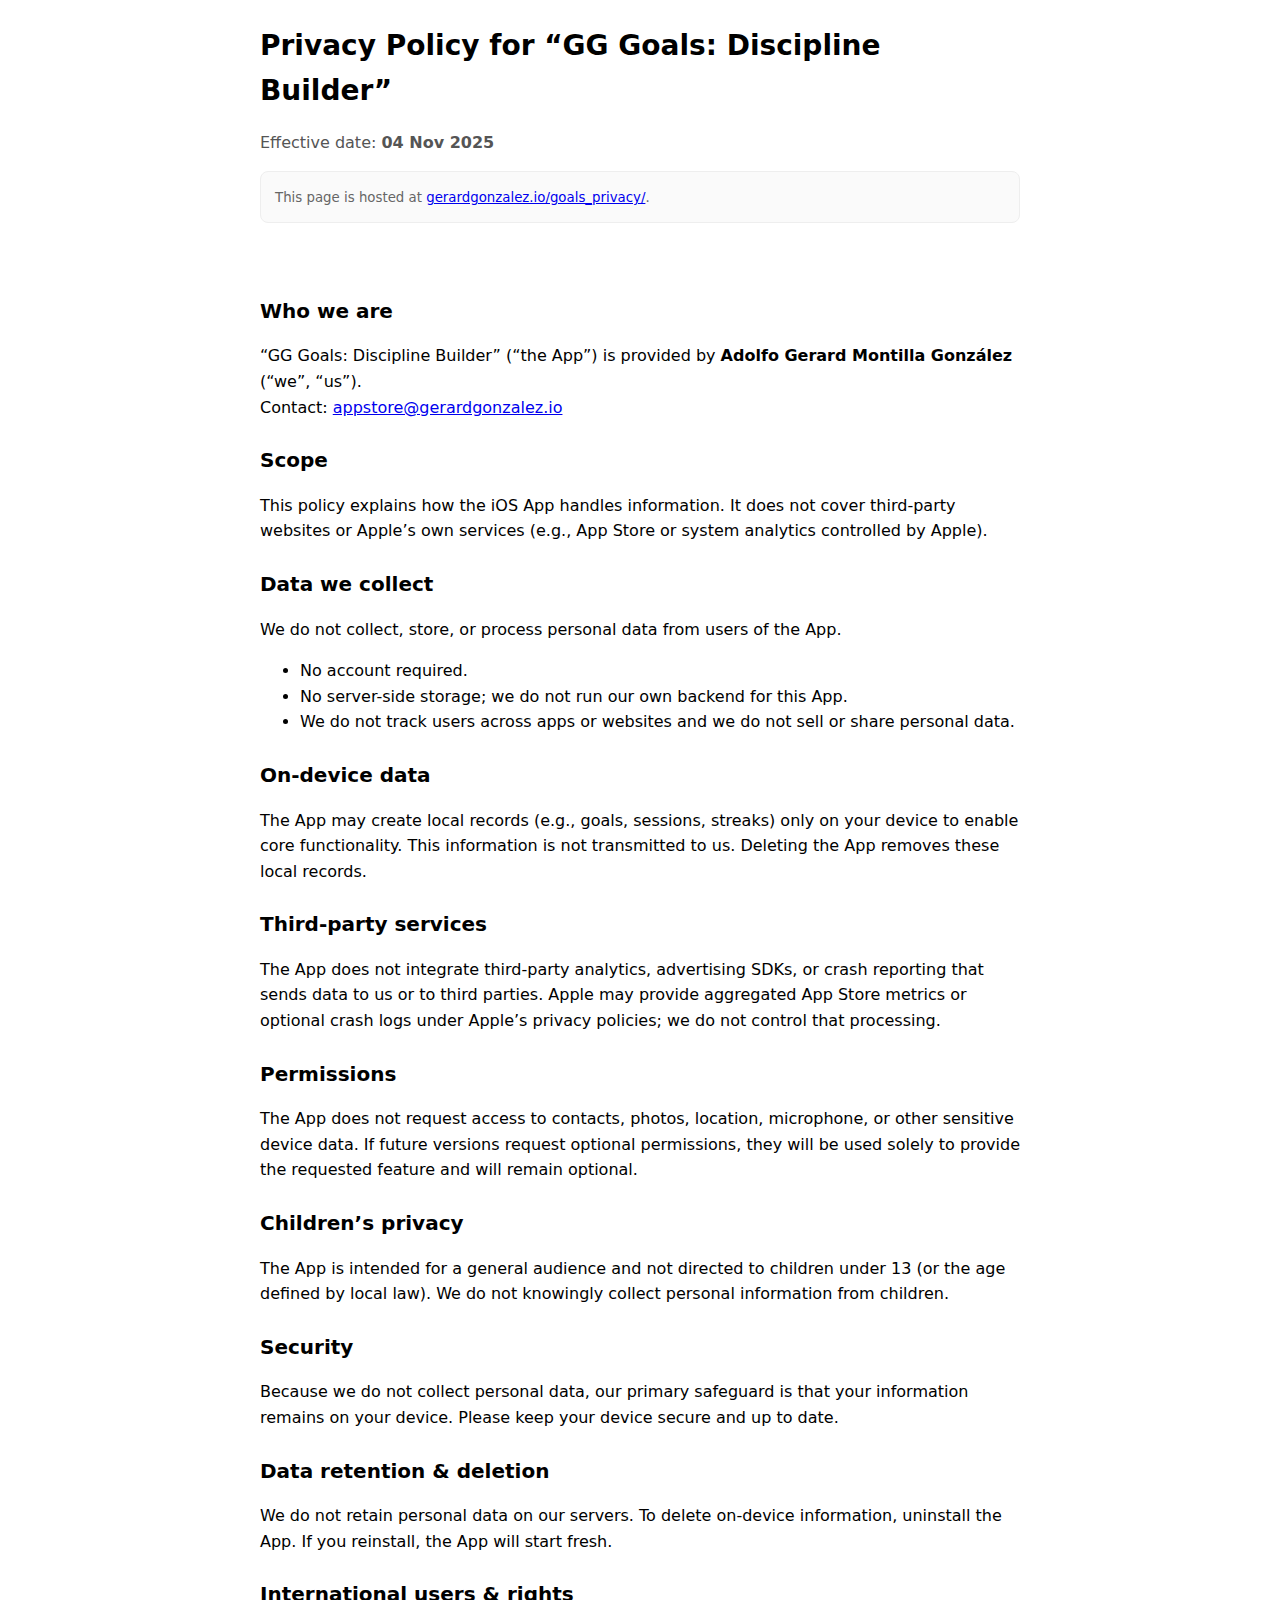
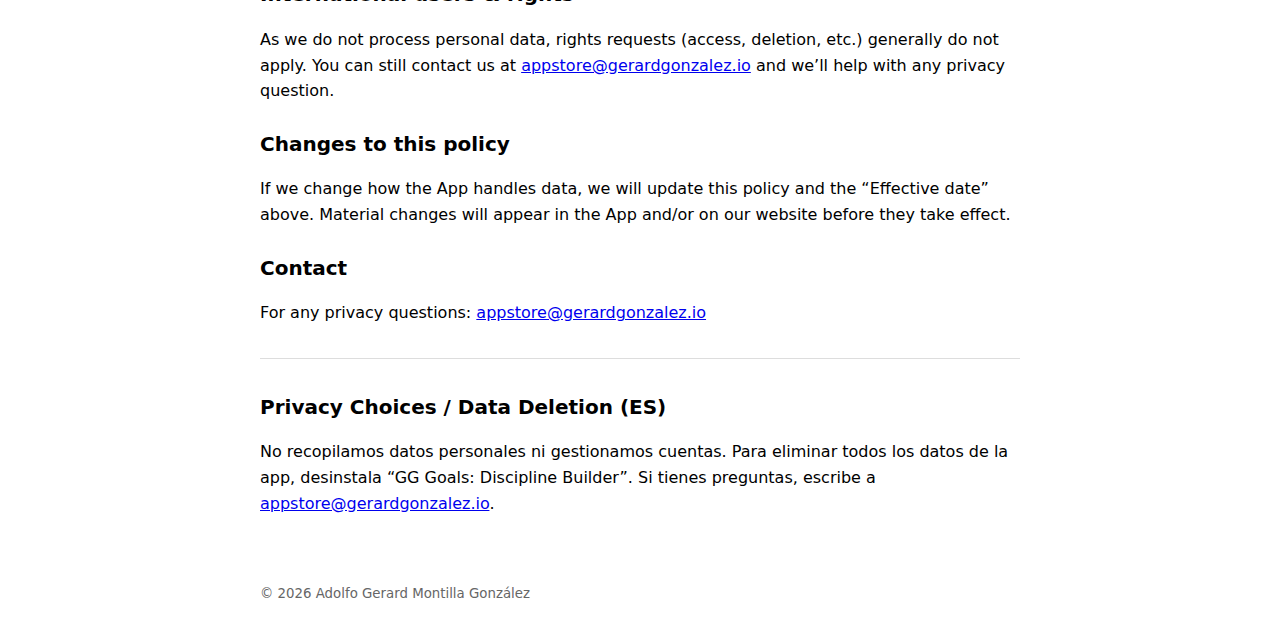
<file: goals_privacy/index.html>
<!doctype html>
<html lang="en">
<head>
  <meta charset="utf-8" />
  <meta name="viewport" content="width=device-width, initial-scale=1" />
  <title>Privacy Policy – GG Goals: Discipline Builder</title>
  <meta name="description" content="Privacy Policy for GG Goals: Discipline Builder." />
  <style>
    :root { --w: 760px; }
    body { margin: 0; font-family: system-ui, -apple-system, Segoe UI, Roboto, Helvetica, Arial, sans-serif; line-height: 1.6; }
    header, main, footer { max-width: var(--w); margin: 0 auto; padding: 24px 16px; }
    h1 { font-size: 1.75rem; margin: 0 0 4px; }
    h2 { margin-top: 24px; font-size: 1.25rem; }
    .muted { color: #555; }
    hr { border: none; border-top: 1px solid #ddd; margin: 32px 0; }
    small { color: #666; }
    .notice { background: #fafafa; border: 1px solid #eee; padding: 12px 14px; border-radius: 8px; }
  </style>
</head>
<body>
  <header>
    <h1>Privacy Policy for “GG Goals: Discipline Builder”</h1>
    <p class="muted">Effective date: <strong>04 Nov 2025</strong></p>
    <div class="notice">
      <small>This page is hosted at <a href="https://gerardgonzalez.io/goals_privacy/">gerardgonzalez.io/goals_privacy/</a>.</small>
    </div>
  </header>

  <main>
    <h2>Who we are</h2>
    <p>“GG Goals: Discipline Builder” (“the App”) is provided by <strong>Adolfo Gerard Montilla González</strong> (“we”, “us”).<br>
    Contact: <a href="mailto:appstore@gerardgonzalez.io">appstore@gerardgonzalez.io</a></p>

    <h2>Scope</h2>
    <p>This policy explains how the iOS App handles information. It does not cover third-party websites or Apple’s own services
      (e.g., App Store or system analytics controlled by Apple).</p>

    <h2>Data we collect</h2>
    <p>We do not collect, store, or process personal data from users of the App.</p>
    <ul>
      <li>No account required.</li>
      <li>No server-side storage; we do not run our own backend for this App.</li>
      <li>We do not track users across apps or websites and we do not sell or share personal data.</li>
    </ul>

    <h2>On-device data</h2>
    <p>The App may create local records (e.g., goals, sessions, streaks) only on your device to enable core functionality.
      This information is not transmitted to us. Deleting the App removes these local records.</p>

    <h2>Third-party services</h2>
    <p>The App does not integrate third-party analytics, advertising SDKs, or crash reporting that sends data to us or to third
      parties. Apple may provide aggregated App Store metrics or optional crash logs under Apple’s privacy policies; we do not
      control that processing.</p>

    <h2>Permissions</h2>
    <p>The App does not request access to contacts, photos, location, microphone, or other sensitive device data. If future
      versions request optional permissions, they will be used solely to provide the requested feature and will remain optional.</p>

    <h2>Children’s privacy</h2>
    <p>The App is intended for a general audience and not directed to children under 13 (or the age defined by local law).
      We do not knowingly collect personal information from children.</p>

    <h2>Security</h2>
    <p>Because we do not collect personal data, our primary safeguard is that your information remains on your device.
      Please keep your device secure and up to date.</p>

    <h2>Data retention &amp; deletion</h2>
    <p>We do not retain personal data on our servers. To delete on-device information, uninstall the App.
      If you reinstall, the App will start fresh.</p>

    <h2>International users &amp; rights</h2>
    <p>As we do not process personal data, rights requests (access, deletion, etc.) generally do not apply.
      You can still contact us at <a href="mailto:appstore@gerardgonzalez.io">appstore@gerardgonzalez.io</a> and we’ll help with any privacy question.</p>

    <h2>Changes to this policy</h2>
    <p>If we change how the App handles data, we will update this policy and the “Effective date” above.
      Material changes will appear in the App and/or on our website before they take effect.</p>

    <h2>Contact</h2>
    <p>For any privacy questions: <a href="mailto:appstore@gerardgonzalez.io">appstore@gerardgonzalez.io</a></p>

    <hr>

    <h2 id="privacy-choices">Privacy Choices / Data Deletion (ES)</h2>
    <p>No recopilamos datos personales ni gestionamos cuentas. Para eliminar todos los datos de la app,
      desinstala “GG Goals: Discipline Builder”. Si tienes preguntas, escribe a
      <a href="mailto:appstore@gerardgonzalez.io">appstore@gerardgonzalez.io</a>.</p>
  </main>

  <footer>
    <small>© <span id="year"></span> Adolfo Gerard Montilla González</small>
  </footer>

  <script>
    // Updates footer year automatically
    document.getElementById('year').textContent = new Date().getFullYear();
  </script>
</body>
</html>
</file>
<file: assets/css/style.css>
/************ CSS Styles ************

    Template Name: B-JONNI - Personal Portfolio Template
    Author: Tanmoy Dhar
    version: 1.0
    Copyright: 2018

************************************/
/*==================================

        Table of Content
        1. Body Css
        2. Preloader
        3. Navbar
        4. Banner Section
        5. About Section
        6. Services Section
        7. Counter Section
        8. Skill Section
        9. Portfolio Section
        10. Blogs Section
        11. Testimonial Section
        12. Contact Form Section
        13. Footer
        14. Single Blog Page
        15. Mobile Responsive

==================================*/

/*============ 1. Body Css ============*/
      * {
      -webkit-box-sizing: border-box;
      box-sizing: border-box;
      padding: 0;
      margin: 0;
      text-decoration: none !important;
      list-style: none !important;
      outline: none !important; }

      h1,
      h2,
      h3,
      h4,
      h5,
      h6 {
      color: #222; }

      img {
      width: 100%;
      height: auto; }

      a,
      a:hover,
      a:focus {
      color: inherit; }

      body {
      font-family: 'Lato', sans-serif;
      position: relative;
      font-size: 16px;
      line-height: 1.65;
      color: #748182;
      -webkit-font-smoothing: antialiased; }

      p {
      font-size: 16px;
      line-height: 1.65;
      font-family: "Open Sans", sans-serif;
      }

      span {
      display: inline-block; }

      /*===========Margin And Paddings============*/
      .spaced-paragraph {
        margin-bottom: 32px; /* or 32px, depending on how much space you want */
      }

      .mt-0 {
      margin-top: 0 !important; }

      .mt-5 {
      margin-top: 5px !important; }

      .mt-10 {
      margin-top: 10px !important; }

      .mt-15 {
      margin-top: 15px !important; }

      .mt-20 {
      margin-top: 20px !important; }

      .mt-25 {
      margin-top: 25px !important; }

      .mt-30 {
      margin-top: 30px !important; }

      .mt-35 {
      margin-top: 35px !important; }

      .mt-40 {
      margin-top: 40px !important; }

      .mt-45 {
      margin-top: 45px !important; }

      .mt-50 {
      margin-top: 50px !important; }

      .mt-55 {
      margin-top: 55px !important; }

      .mt-60 {
      margin-top: 60px !important; }

      .mt-62 {
      margin-top: 62px !important; }

      .mt-65 {
      margin-top: 65px !important; }

      .mt-70 {
      margin-top: 70px !important; }

      .mt-75 {
      margin-top: 75px !important; }

      .mt-80 {
      margin-top: 80px !important; }

      .mt-85 {
      margin-top: 85px !important; }

      .mt-90 {
      margin-top: 90px !important; }

      .mt-95 {
      margin-top: 95px !important; }

      .mt-100 {
      margin-top: 100px !important; }

      /* Custom Margin Bottom */
      .mb-0 {
      margin-bottom: 0 !important; }
      .mb-15 {
      margin-bottom: 15px !important; }
      .mb-30 {
      margin-bottom: 30px !important; }
      .mb-35 {
      margin-bottom: 37px !important; }
      .mb-20 {
      margin-bottom: 20px !important; }
      .mb-50 {
      margin-bottom: 50px !important; }

      .mb-100 {
      margin-bottom: 100px !important; }

      .m-0 {
      margin: 0px !important; }

      /* Custom Padding top */
      .pt-0 {
      padding-top: 0 !important; }
      .pt-30{
      padding-top: 30px !important; 
      }
      .pt-50 {
      padding-top: 100px !important; }
      .pt-100 {
      padding-top: 100px !important; }
       
      /* Custom Padding top */
      .pb-0 {
      padding-bottom: 0 !important; }

      .pb-5 {
      padding-bottom: 5px !important; }

      .pb-30 {
      padding-bottom: 30px !important; }

      .pb-50 {
      padding-bottom: 100px !important; }
      .pb-70{
      padding-bottom: 70px !important;  
      }
      .pb-100 {
      padding-bottom: 100px !important; }
      .pb-200 {
      padding-bottom: 150px !important; }
      .p-0 {
      padding: 0 !important; }

      .owl-theme .owl-dot span {
      width: 20px !important; }

      .bg-gray {
      background-color: #F4F5F9; }

      .div-btn {
      display: inline-block;
      background-color: #fc6f5c;
      padding: 10px 15px;
      color: #fff;
      text-transform: uppercase;
      -webkit-transition: .2s background-color ease;
      -o-transition: .2s background-color ease;
      transition: .2s background-color ease;
      font-size: 14px;
      letter-spacing: 1px;
      font-weight: 600;
      cursor: pointer;
      margin-right: 10px;
      }
      .div-btn:hover {
      color:#fc6f5c;
      background-color: transparent; }

      .bread-crumb a {
      color: #fff;
      display: inline-block;
      margin: 0 10px;
      position: relative;
      font-size: 14px;
      text-transform: uppercase; }
      .bread-crumb a:before {
      content: "/";
      position: absolute;
      right: -15px; }
      .bread-crumb a:last-child:before {
      display: none; }

      blockquote {
      font-size: 15px;
      color: #222;
      border-left: 4px solid #222;
      padding-left: 20px;
      margin: 40px 0;
      font-weight: 500; }

      /*=========== Section Style ============*/

      .section-title p {
      color: #6f6e6e;
      }

      .section-padding {
      padding:120px 0;
      }
      .m-60 {
      margin: 0 60px;
      }

      .paddingtop{
      padding: 70px 0;
      }
      .section-title{
      margin-bottom: 65px;
      }
      .main-title h4 {
      font-size: 35px;
      text-transform: uppercase;
      margin-bottom: 0px;
      font-weight: 800;
      }
      .main-title h6 {
      color: #0E1F37;
      font-size: 14px;
      font-weight: 600;
      text-transform: uppercase;
      letter-spacing: 2px;
      display: inline-block;
      padding: 0 15px;
      position: relative;
      }

      .main-title h6:before, .main-title h6:after {
      content: '';
      width: 30px;
      height: 3px;
      background-color: #FC6F5C;
      position: absolute;
      bottom: 8px;
      }
      .main-title h6:before {
      left: -25px;
      }
      .main-title h6:after {
      right: -25px;
      }
      .main-title {
      position:  relative;
      text-align:  center;
      }
      .section-title p{
      text-align: center;
      }

      .section-title p{
      /* font-size: 16px; */
      /* text-align: center; */
      font-weight: 400;
      text-transform: uppercase;
      padding-top: 5px;
      }
      .main-title span {
      color: #FC6F5C;
      font-weight: 700;
      }
      .divi-title {
      margin-bottom: 20px;
      }

      .divi-title h4 {
      font-size: 35px;
      font-weight: 600;
      position: relative;
      margin-bottom: 20px;
      }

      .divi-title span {
      color: #fc6f5c;
      }
      .divi-title h4:before {
      content: '';
      width: 40px;
      height: 3px;
      background-color: #FC6F5C;
      position: absolute;
      bottom: -10px;
      }
      h1.title-page-back {
      position:  absolute;
      color: #EEEFF3;
      font-size: 140px;
      font-weight:  800;
      text-transform:  uppercase;
      left:  50%;
      transform: translate(-50%);
      z-index: 0;
      /* top: -48px; */
      bottom: -55px;
      display: none;
      }

      .title-main-page {
      position:  relative;
      z-index: 1;
      }
      .title-main-page h4:before {
      content: '';
      display: inline-block;
      width: 60px;
      height: 15px;
      border-color: #4e54c8;
      border-style: solid;
      border-width: 5px 5px 0 5px;
      position: absolute;
      top: -20px;
      left: 0;
      right: 0;
      margin: auto;
      }
      .title-main-page p:after {
      content: '';
      display: block;
      border-bottom: 5px solid #4e54c8;
      width: 57px;
      margin-left: auto;
      margin-right: auto;
      padding-top: 10px;
      }
      /*============ 2. Preloader ============*/
      .preloader {
      width: 100%;
      height: 100%;
      position: fixed;
      background: #fff;
      z-index: 9999;
      }
      .sk-three-bounce {
      margin: 25% auto;
      width: 80px;
      text-align: center;
      }
      .sk-three-bounce .sk-child {
      width: 20px;
      height: 20px;
      background-color:  #4e54c8;
      border-radius: 100%;
      display: inline-block;
      -webkit-animation: sk-three-bounce 1.4s ease-in-out 0s infinite both;
      animation: sk-three-bounce 1.4s ease-in-out 0s infinite both;
      }
      .sk-three-bounce .sk-bounce1 {
      -webkit-animation-delay: -0.32s;
      animation-delay: -0.32s;
      }
      .sk-three-bounce .sk-bounce2 {
      -webkit-animation-delay: -0.16s;
      animation-delay: -0.16s;
      }
      @-webkit-keyframes sk-three-bounce {
      0%, 80%, 100% {
      -webkit-transform: scale(0);
      transform: scale(0);
      }
      40% {
      -webkit-transform: scale(1);
      transform: scale(1);
      }
      }
      @keyframes sk-three-bounce {
      0%, 80%, 100% {
      -webkit-transform: scale(0);
      transform: scale(0);
      }
      40% {
      -webkit-transform: scale(1);
      transform: scale(1);
      }
      }


      /*============ 3. Navbar ============*/
      nav.navbar {
      position: absolute;
      width: 100%;
      top: 0;
      z-index: 999;
      padding-top: 30px;
      padding-bottom: 20px;
      -webkit-transition: all .5s ease;
      -o-transition: all .5s ease;
      transition: all .5s ease; }
      nav.navbar .logo {
      font-size: 22px;
      font-weight: 800;
      text-transform: uppercase;
      letter-spacing: 1px;
      color: #fff;
      font-family: 'Montserrat', sans-serif; }
      nav.navbar .navbar-toggler {
      border: 0; }
      nav.navbar .navbar-toggler .navbar-toggler-icon {
      background-image: url("data:image/svg+xml;charset=utf8,%3Csvg viewBox='0 0 32 32' xmlns='http://www.w3.org/2000/svg'%3E%3Cpath stroke='rgba(255,255,255, 1)' stroke-width='2' stroke-linecap='round' stroke-miterlimit='10' d='M4 8h24M4 16h24M4 24h24'/%3E%3C/svg%3E"); }
      nav.navbar .nav-item {
      font-size: 13px;
      font-weight: 400;
      padding-right: 13px;
      padding-left: 13px;
      color: #fff;
      text-transform: uppercase; }
      nav.navbar .nav-item:first-child {
      padding-left: 0; }
      nav.navbar .nav-item:last-child {
      padding-right: 0; }
      nav.navbar .nav-item .nav-link {
      color: #fff;
      position: relative;
      text-decoration: none;
      padding: 0; }
      nav.navbar .nav-item .nav-link:before {
      content: "";
      position: absolute;
      width: 2px;
      height: 14px;
      bottom: 3px;
      left: -6px;
      background-color: #fff;
      visibility: hidden;
      -webkit-transform: scaleY(0);
      -ms-transform: scaleX(0);
      transform: scaleY(0);
      -webkit-transition: all 0.3s ease-in-out 0s;
      -o-transition: all 0.3s ease-in-out 0s;
      transition: all 0.3s ease-in-out 0s; 
      }
      nav.navbar .nav-item .nav-link:after {
      content: "";
      position: absolute;
      width: 2px;
      height: 14px;
      bottom: 3px;
      right: -6px;
      background-color: #fff;
      visibility: hidden;
      -webkit-transform: scaleY(0);
      -ms-transform: scaleX(0);
      transform: scaleY(0);
      -webkit-transition: all 0.3s ease-in-out 0s;
      -o-transition: all 0.3s ease-in-out 0s;
      transition: all 0.3s ease-in-out 0s; 
      }
      nav.navbar .nav-item .nav-link.active:before {
      visibility: visible;
      -webkit-transform: scaleY(1);
      -ms-transform: scaleY(1);
      transform: scaleY(1);
      }
      nav.navbar .nav-item .nav-link.active:after {
      visibility: visible;
      -webkit-transform: scaleY(1);
      -ms-transform: scaleY(1);
      transform: scaleY(1);
      }

      nav.fixed-top {
      position: fixed;
      padding-top: 13px;
      padding-bottom: 13px;
      background-color: #fff;
      -webkit-box-shadow: 0px 0px 18px 1px rgba(0, 0, 0, 0.1);
      box-shadow: 0px 0px 18px 1px rgba(0, 0, 0, 0.1); }
      nav.fixed-top .logo {
      color: #000; }
      nav.fixed-top .logo:focus, nav.fixed-top .logo:hover {
      color: #000; }
      nav.fixed-top .navbar-toggler .navbar-toggler-icon {
      background-image: url("data:image/svg+xml;charset=utf8,%3Csvg viewBox='0 0 32 32' xmlns='http://www.w3.org/2000/svg'%3E%3Cpath stroke='rgba(0,0,0, 1)' stroke-width='2' stroke-linecap='round' stroke-miterlimit='10' d='M4 8h24M4 16h24M4 24h24'/%3E%3C/svg%3E"); }
      nav.fixed-top .nav-item {
      color: #000; }
      nav.fixed-top .nav-item .nav-link {
      color: #000 !important; }
      nav.fixed-top .nav-item .nav-link:before {
      background-color:#4e54c8; }
      nav.fixed-top .nav-item .nav-link:after {
      background-color: #4e54c8; }

      /*============ 4. Banner Section============*/
      .banner {
      height: 100vh;
      width: 100%;
      -webkit-background-size: cover;
      background-size: cover;
      background-repeat: no-repeat;
      position: relative;
      overflow: hidden;
      }
      .design .banner-left h1 {
      font-weight: 800;
      font-size: 75px;
      }
      .btn-design {
        margin-top: 30px;
        display: block;
      }
      h2.about-title {
          margin-bottom: 25px;
      }
      .banner-wave:after{
        content: '';
        display: block;
        height: 100%;
        background: url(../images/svg/wave-double.svg) bottom no-repeat;
        background-size: cover;
        position: absolute;
        bottom: -3px;
        left: 0;
        right: 0;
        z-index: 101;
      }
      .banner-creative:after{
        content: '';
        display: block;
        height: 150px;
        background: url(../images/svg/wave-light.png) bottom no-repeat;
        background-size: cover;
        position: absolute;
        bottom: -3px;
        left: 0;
        right: 0;
        z-index: 101;
      }
      .banner-m-carve:after{
        content: '';
        display: block;
        height: 100%;
        background: url(../images/svg/m-style.svg) bottom no-repeat;
        background-size: cover;
        position: absolute;
        bottom: -3px;
        left: 0;
        right: 0;
        z-index: 101;
      }
      .banner-carve:after{
      position: absolute;
      height: 100%;
      width: 100%;
      content: '';
      left: 0;
      bottom: 0;
      z-index: 2;
      background: url(../images/svg/wave-d.png) 100% 100% no-repeat;
      background-size: contain;

      }
      .banner-layer-wave:after{
     content: '';
        display: block;
        height: 100%;
        background: url(../images/svg/wave-double.svg) bottom no-repeat;
        background-size: cover;
        position: absolute;
        bottom: -3px;
        left: 0;
        right: 0;
        z-index: 101;

      }
      .video-curve:after{
        content: '';
        display: block;
        height: 100%;
        background: url(../images/svg/wave-double.svg) bottom no-repeat;
        background-size: cover;
        position: absolute;
        bottom: -3px;
        left: 0;
        right: 0;
        z-index: 101;

      }
      .video-bg{
      z-index: 1;
      }
      .particles-js-canvas-el{
      position: absolute;
      left: 0;
      top:0;
      z-index: 1;
      }
      .banner-div {
      top: 50%;
      position: absolute;
      color: #fff;
      z-index: 11;
      -webkit-transform: translateY(-50%);
      -ms-transform: translateY(-50%);
      transform: translateY(-50%); }
      .banner-div h1 {
      font-size: 85px;
      font-weight: 700;
      letter-spacing: 0px;
      color: #fff;
      }
      .banner-main-design {
      position: relative;
      z-index: 0;
      }
      .banner-div h1 span {
      color: #fc6f5c;
      font-weight: 800;
      }
      .banner-div p {
      font-family: "Raleway", san-serif;
      color: #fff;
      font-size: 25px;
      font-weight: 500;
      text-transform: capitalize;
      letter-spacing: 6px;
      margin-bottom: 20px;
      }
      .banner-div-center{
      text-align: center;
      width: 100%;
      left: 0px;
      }
      .cd-headline {
      font-size: 3rem;
      line-height: 1.2; }

      .cd-words-wrapper {
      display: inline-block;
      position: relative;
      text-align: left; }

      .cd-words-wrapper b {
      display: inline-block;
      position: absolute;
      white-space: nowrap;
      font-weight: 500 !important;
      left: 0;
      top: 0; }

      .cd-words-wrapper b.is-visible {
      position: relative; }

      .no-js .cd-words-wrapper b {
      opacity: 0; }

      .no-js .cd-words-wrapper b.is-visible {
      opacity: 1; }

      /* xclip */
      .cd-headline.clip span {
      display: inline-block;
      padding: .2em 0; }

      .cd-headline.clip .cd-words-wrapper {
      overflow: hidden;
      vertical-align: top; }

      .cd-headline.clip .cd-words-wrapper::after {
      /* line */
      content: '';
      position: absolute;
      top: 10%;
      right: 0;
      width: 2px;
      height: 70%;
      background-color: #aebcb9; }

      .cd-headline.clip b {
      opacity: 0; }

      .cd-headline b.is-visible {
      opacity: 1;
      font-weight: 700; }

      .arrow {
      position: absolute;
      bottom: 10vh;
      z-index: 11;
      padding-left: 0px;
      }
      .arrow a {
      color: #fff; 
      }

      .bounce {
      -webkit-animation: bounce 2s infinite;
      animation: bounce 2s infinite; }

      .banner-center{
      top: 50%;
      position: absolute;
      left: 0px;
      color: #fff;
      text-align: center;
      z-index: 11;
      width: 100%;
      -webkit-transform: translateY(-50%);
      -ms-transform: translateY(-50%);
      transform: translateY(-50%);
      }
      .arrow-center{
      position: absolute;
      bottom: 10vh;
      left: -15px;
      width: 100%;
      text-align: center;
      z-index: 11;
      padding-left: 0px;
      }

      /*===Slider Page===*/
      .banner .banner-slider {
      position: absolute;
      left: 0;
      top: 0;
      width: 100%;
      z-index: -1; }

      .social-icons a i {
      font-size: 18px;
      width: 35px;
      height: 35px;
      background: #fc6f5c;
      margin-right: 10px;
      /* display: block; */
      text-align: center;
      color: #ffffff;
      line-height: 35px;
      border-radius: 50%;
      }
      h2.headline {
      margin-bottom: 15px;
      font-size: 32px;
      font-weight: 600;
      text-transform: uppercase;
      }

      h2.headline span {
      color: #fc6f5c;
      }
      .overlay{    
      height: 100%;
      width: 100%;
      background: linear-gradient(-45deg,rgba(88, 195, 255,.8) 0,rgba(0, 77, 230,.8) 40%,rgba(0, 59, 177,.8) 100%);
      }
      .overlay-black{    
      height: 100%;
      width: 100%;
      background:rgba(0, 0, 0, 0.66);
      }
      /*============ About image  ============*/
      .about-img {
      bottom: 0px;
      width: 300px;
      position: absolute;
      height: 300px;
      left: 50%;
      display: flex;
      transform: translate(-50%);
      margin-bottom: -128px;
      align-items: center;
      justify-content: center;
      }
      .about-btn {
        margin-top: 30px;
      }
      .about-text h2 {
        font-size: 45px !important;
        color: #222 !important;
        text-transform: uppercase;
      }
      .clip-art-image{
      width: 170px;
      -webkit-clip-path: circle(50% at 50% 50%);
      clip-path: circle(50% at 50% 50%);
      }
      .about-img:before{
      content: "";
      position: absolute;
      background: url(../images/Abstract-PNG-Frame-1024x1024.png);
      background-size: 100% 100%;
      width: 100%;
      left: 0px;
      height: 100%;
      top: 0;
      }
      section.about-img-section {
      position:  absolute;
      left: 50%;
      }
      .clip-art-image img {
      border-radius: 100% 50% 50% 100% / 75% 69% 69% 75%;
      box-shadow: 2px 2px 20px rgba(0,0,0,.1);
      }
      .contact-social ul li {
      display:  inline-block;
      padding-right: 10px;
      text-align: center;
      }

      li.social-text {
      text-transform:  uppercase;
      font-weight:  600;
      }
      /*============ 9. Portfolio Section ============*/
      .portfolio .port-filter {
      margin-bottom: 40px; }
      .portfolio .port-filter ul li {
      display: inline-block;
      font-size: 14px;
      margin-right: 20px;
      color: #222;
      position: relative;
      cursor: pointer;
      text-transform: uppercase;
      font-weight: 600;
      }
      .port-filter ul li {
        padding: 0px 0px;
      }
      .portfolio .port-filter ul li:last-child {
      margin-right: 0; }
      .portfolio .port-filter ul li:last-child:before {
      visibility: hidden; }
      .portfolio .port-filter ul li.filter-item {
         text-transform: uppercase;
      border: 0px; 
      padding: 10px 20px;
      background: linear-gradient(-45deg, rgba(78, 84, 200, .9), rgba(128, 137, 255, .9));
      color: #fff;
      border-radius: 25px;
      font-weight: 600 !important;
      font-size: 14px;
      }

      .portfolio .portfolio-section .item {
      margin-bottom: 30px; }
      .portfolio .portfolio-section .item .portfolio-item {
      position: relative;
      overflow: hidden; }
      .portfolio .portfolio-section .item .portfolio-item:before {
      content: "";
      position: absolute;
      top: 0;
      right: 0;
      bottom: 0;
      left: 0;
      background:linear-gradient(-45deg, rgba(78, 84, 200, .9), rgba(128, 137, 255, .9));;
      opacity: 0;
      -webkit-transform: scale(0.8);
      -ms-transform: scale(0.8);
      transform: scale(0.8);
      -webkit-transition: .5s all ease;
      -o-transition: .5s all ease;
      transition: .5s all ease;
      }
      .portfolio .portfolio-section .item .portfolio-item:hover:before {
      -webkit-transform: scale(1);
      -ms-transform: scale(1);
      transform: scale(1);
      opacity: .6; }
      .portfolio .portfolio-section .item .portfolio-item .item-overlay {
      position: absolute;
      width: 100%;
      top: 50%;
      -webkit-transform: translateY(-50%);
      -ms-transform: translateY(-50%);
      transform: translateY(-50%);
      text-align: center; }
      .portfolio .portfolio-section .item .portfolio-item .item-overlay h6 {
      text-transform: uppercase;
      -webkit-transform: translateY(-10px);
      -ms-transform: translateY(-10px);
      transform: translateY(-10px);
      opacity: 0;
      -webkit-transition: .5s all ease;
      -o-transition: .5s all ease;
      transition: .5s all ease;
      font-size: 14px;
      font-weight: 800;
      letter-spacing: 1px; }
      .portfolio .portfolio-section .item .portfolio-item .item-overlay .icons .icon {
      -webkit-transform: translateY(10px);
      -ms-transform: translateY(10px);
      transform: translateY(10px);
      -webkit-transition: .5s all ease;
      -o-transition: .5s all ease;
      transition: .5s all ease;
      opacity: 0; }
      .portfolio .portfolio-section .item .portfolio-item .item-overlay .icons .icon a {
      display: inline-block;
      -webkit-transition: .5s all ease;
      -o-transition: .5s all ease;
      transition: .5s all ease;
      height: 40px;
      width: 40px;
      margin-top: 30px;
      background-color: #fff;
      font-size: 18px;
      line-height: 40px;
      color: #222;
      margin-right: 5px;
      border-radius: 10%;
      }
      .portfolio .portfolio-section .item .portfolio-item:hover .item-overlay h6, .portfolio .portfolio-section .item .portfolio-item:hover .item-overlay .icons .icon {
      -webkit-transform: translateY(0);
      -ms-transform: translateY(0);
      transform: translateY(0);
      opacity: 1; }

      .item-overlay h6 {
      background: white;
      padding: 20px;
      box-shadow: 0 0 10px rgba(0, 0, 0, 0.36);
      }
      /*============ 7.  Skills Section ============*/
      .skills {
      position: relative;
      background-color: #f2f2f2;
      overflow: hidden;
      }
      .skills .part-text h4 {
      font-size: 18px;
      font-weight: 700;
      }
      .skills .skill-div {
      position: relative;
      }
      .skills .skill-div .skills-item {
      position: relative;
      width: 100%;
      }
      .skills .skill-div .skills-item h6 {
      position: relative;
      font-size: 16px;
      font-weight: 600;
      margin-bottom: 10px;
      text-transform: uppercase;
      color: #222;
      }
      .skills .skill-div .skills-item .bar {
      position: relative;
      width: 100%;
      height: 10px;
      background-color: #fff;
      border-radius: 5px;
      }
      .skills .skill-div .skills-item .bar .fill {
      position: absolute;
      width: 0;
      height: 100%;
      background: linear-gradient(-45deg,rgba(88, 195, 255,.8) 0,rgba(0, 77, 230,.8) 40%,rgba(0, 59, 177,.8) 100%);
      border-radius: 5px;
      -webkit-transition: all 3s;
      transition: all 3s;
      }
      .skills .skill-div .skills-item .bar .fill:before {
      content: attr(data-width);
        position: absolute;
        top: -30px;
        right: -15px;
        font-family: sans-serif;
        color: #222;
        font-size: 16px;
        font-weight: 600;
      }
      /*============ 15. Service  ============*/
      .service-item {
      text-align:  center;
      margin-bottom: 35px;
      }
      .service-icon-shedow i:hover {
      color: #fff;
      background: linear-gradient(-45deg, rgba(78, 84, 200, .9), rgba(128, 137, 255, .9));
      }
      .service-icon-shedow i {
      width: 100px;
      height: 100px;
      color: #fff;
      color: #4e54c8;
      background: #fff;
      font-size: 45px;
      line-height: 100px;
      border-radius: 100% 50% 50% 100% / 75% 69% 69% 75%;
      box-shadow: 2px 2px 20px rgba(0,0,0,.1);
      transition: all .3s;
      }
      .service-text h4 {
      font-size: 20px;
      margin-top: 15px;
      font-weight: 700;
      text-transform: uppercase;
      }
      .service-item {
      padding: 30px 20px;
      background: #f2f2f2;
      border-radius: 5px;
      box-shadow: 0 15px 30px rgba(102, 113, 228, 0.13);
      position: relative;
      transition: all .3s;
      }
      .service-item:hover {
      box-shadow: 0 15px 30px rgba(102, 113, 228, 0.2);
      }
      .service-text p {
      font-size: 16px;
      padding-bottom: 0px;
      margin-bottom: 0px;
      }
      .col-video-section.d-flex {
      background: #F6C739;
      padding: 50px 50px;
      margin-top: -110px;
      }

      .vid-icon img {
      width: 120px;
      }

      .vid-icon {
      display:  flex;
      align-items:  center;
      justify-content:  center;
      height:  100%;
      width: 100%;
      }

      .col-vid-left.w-75 h2 {
      font-size: 35px;
      text-transform: capitalize;
      font-weight: 700;
      margin-top: 15px;
      margin-bottom: 0;
      }
      .col-vid-left h6 {
      font-size: 16px;
      margin-left: 75px;
      text-transform: uppercase;
      font-weight: 600;
      }

      .col-vid-left.w-75 h6:before {
      content: "";
      position: absolute;
      width: 60px;
      height: 2px;
      background: #222;
      margin-top: 10px;
      left: 70px;
      }
      /*============ 11. Testimonial Section ============*/

      section#testimonial {
      background:#ffffff;
      }
      .testimonial{
      text-align: center;
      }
      .testi-description{
      font-size: 18px;
      line-height: 28px;
      margin-bottom: 21px;
      padding: 0px 11%;
      position: relative;
      color: #fff;
      }
      .testi-description:before{
      content: "\f10d";
      font-family: "Font Awesome 5 Free";
      font-weight: 900;
      display: inline-block;
      position: absolute;
      top: 0px;
      left: 6%;
      color: #fff;
      font-size: 30px;
      }
      .testi-description:after{
      content: "\f10e";
      font-family: "Font Awesome 5 Free";
      font-weight: 900;
      display: inline-block;
      position: absolute;
      top: 0px;
      right: 6%;
      color:#fff;
      font-size: 30px;
      }
      p.testi-description {
      color: #fff;
      }
      .testimonial-review .pic{
      width: 95px;
      height: 95px;
      margin: 0 auto;
      border: 5px solid #fff;
      margin-bottom: 15px;
      border-radius: 50%;
      }
      .testimonial-review .pic img{
      width: 100%;
      height: auto;
      border-radius: 50%;
      }
      .testimonial-title{
      font-size: 18px;
      font-weight: bolder;
      font-weight: 600;
      text-transform: uppercase;
      color: #fff;
      margin-top: 5px;
      display: inline-block;
      }
      .testimonial-title > small{
      display: block;
      color: #fff;
      font-size: 14px;
      text-transform: capitalize;
      margin-top: 5px;
      }
      .owl-theme .owl-controls .owl-page.active span, .owl-theme .owl-controls.clickable .owl-page:hover span{
      background: #3498db;
      }
      .owl-theme .owl-controls .owl-page span{
      opacity: 1;
      }
      @media screen and (max-width: 480px) {
      .testi-description{
      font-size:19px;
      line-height: 29px;
      }
      .testi-description:before,
      .testi-description:after{
      font-size: 25px;
      }
      }

      .owl-theme .owl-controls .owl-page.active span,
      .owl-theme .owl-controls.clickable .owl-page:hover span{
      background-color: #FC6F5C;
      }

      .owl-dots {
      text-align: center;
      margin-top: 15px;
      }
      .owl-dot{
      width: 15px;
      height: 15px;
      border-radius: 50%;
      }
      .owl-dots .owl-dot {
      background: #D8DAD6;
      display: inline-block;
      padding-right: 0px;
      text-align: center;
      margin-left: 5px;
      border:0px;
      }

      .owl-dot.active {
      background: #4850ef;
      }

      div#testimonial-slider{
      z-index: 10;
      }



      /*Portfolia*/
      .cbp-l-caption-buttonLeft, .cbp-l-caption-buttonRight {
      font-weight: 600;
      background: linear-gradient(-45deg, rgba(78, 84, 200, .9), rgba(128, 137, 255, .9));
      color: #ffffff;
      text-decoration: none;
      transition: all .5s ease;
      color: #FFFFFF;
      display: inline-block;
      text-transform: capitalize;
      /* font: 400 12px/30px "Open Sans", sans-serif; */
      min-width: 90px;
      text-align: center;
      margin: 4px;
      font-size: 14px;
      padding: 4px 15px;
      border-radius: 25px;
      }

      .cbp-caption-overlayBottomReveal .cbp-caption:hover .cbp-caption-defaultWrap {
      -webkit-transform: translateY(-60px);
      transform: translateY(-90px);
      }
      .cbp-caption-overlayBottomReveal .cbp-caption-activeWrap {
      bottom: 0;
      z-index: 1;
      height: 90px;
      }
      .cbp-nav-next, .cbp-nav-prev {
      position: relative;
      background: linear-gradient(-45deg, rgba(78, 84, 200, .9), rgba(128, 137, 255, .9));
      cursor: pointer;
      display: inline-block;
      margin-left: 15px;
      height: 30px;
      width: 30px;
      border-radius: 25px;
      }
      .cbp-l-grid-projects-title {
      /* font: 700 14px/21px "Open Sans", sans-serif; */
      color: #474747;
      margin-top: 10px;
      text-transform: uppercase;
      font-size: 16px;
      font-weight: 600;
      }
      .cbp-l-grid-projects-desc {
      font: 400 14px/18px "Open Sans", sans-serif;
      color: #6c757d;
      margin-top: 0px;
      }

      /*------------------------------------*\
      #Video
      \*------------------------------------*/

      .video--content {
      border-radius: 1px;
      }

      .video--button .popup-video {
      color: #ffffff;
      font-size: 14px;
      font-weight: 900;
      text-align: center;
      display: inline-block;
      position: relative;
      }

      .video--button .popup-video span {
      position: relative;
      width: 60px;
      height: 60px;
      }

      .video--button .popup-video span:before {
      position: absolute;
      left: 47px;
      top: 6px;
      content: "";
      width: 90px;
      height: 90px;
      border: 10px solid #fbfbfb;
      border-radius: 50%;
      opacity: .4;
      animation: pulse 1.5s infinite linear;
      animation-delay: 0.5s;
      }

      .video--button .popup-video i {
      color: #fff;
      font-size: 25px;
      width: 60px;
      height: 60px;
      line-height: 60px;
      border-radius: 50%;
      background-color: transparent;
      position: relative;
      }

      .video--button .popup-video i:after {
      position: absolute;
      left: -8px;
      top: -8px;
      content: "";
      width: 76px;
      height: 76px;
      border: 5px solid #fff;
      border-radius: 50%;
      }

      .video--button .popup-video div {
      padding-top: 33px;
      }

      .video--button .popup-video:hover {
      animation: none;
      }

      /* video #2 */
      .video-2 .video-overlay {
      background-color: rgba(27, 26, 26, 0.15);
      }

      /* video #3 */
      .video-3 .video-overlay {
      background-color: rgba(27, 26, 26, 0.25);
      }

      /* video #4 */
      .video-4 {
      padding-bottom: 240px;
      }

      .video-4 .video--button {
      height: auto;
      }

      /* video #5 */
      .video-5 {
      position: relative;
      }

      .video-5:after {
      width: 125px;
      height: 125px;
      background: #fff;
      border: 1px solid #F4F5F9;
      position: absolute;
      top: 0px;
      right: -60px;
      z-index: 1;
      background: #ffffff;
      border-radius: 100% 50% 50% 100% / 75% 69% 69% 
      }

      /* video #6 */
      .video-6 .video--content {
      position: relative;
      }

      .video-6 .video--button {
      position: absolute;
      top: 50%;
      left: 50%;
      -webkit-transform: translate(-50%, -50%);
      -moz-transform: translate(-50%, -50%);
      transform: translate(-50%, -50%);
      height: auto;
      }

      .video-6 .heading .heading--title {
      margin-bottom: 32px;
      }

      .video-6 .heading .heading--desc {
      font-size: 17px;
      line-height: 26px;
      color: #a5a5a5;
      font-weight: 400;
      margin-bottom: 66px;
      }
      @-webkit-keyframes pulse {
      0% {
      -webkit-transform: scale(1);
      transform: scale(1);
      }
      100% {
      -webkit-transform: scale(1.2);
      transform: scale(1.2);
      opacity: 0;
      }
      }
      @keyframes pulse {
      0% {
      -webkit-transform: scale(1);
      transform: scale(1);
      }
      100% {
      -webkit-transform: scale(1.2);
      transform: scale(1.2);
      opacity: 0;
      }
      }
      .timeline-bg{
      background: #f4f5f9;
      }
      .main-timeline{
      overflow: hidden;
      position: relative;
      padding: 0px 0;
      }
      .main-timeline:before{
      content: "";
      width: 3px;
      height: 80%;
      background: #ffffff;
      position: absolute;
      top: 0;
      left: 50%;
      }
      .main-timeline .timeline{
      width: 50%;
      clear: both;
      position: relative;
      }
      .main-timeline .timeline:before,
      .main-timeline .timeline:after{
      content: "";
      display: block;
      clear: both;
      }
      .main-timeline .timeline:first-child:before,
      .main-timeline .timeline:last-child:before{
      content: "";
      width: 11px;
      height: 11px;
      background: #cfcdcd;
      box-sizing: content-box;
      border: 5px solid #fff;
      box-shadow: 0 0 0 2px #cfcdcd;
      position: absolute;
      top: -54px;
      right: -11px;
      transform: rotate(45deg);
      }
      .main-timeline .timeline:last-child:before{
      top: auto;
      bottom: -54px;
      }
      .main-timeline .timeline:last-child:nth-child(even):before{
      right: auto;
      left: -11px;
      }
      .main-timeline .timeline-icon{
      width: 125px;
      height: 125px;
      background: #fff;
      position: absolute;
      top: 0px;
      right: -60px;
      z-index: 1;
      border-radius: 50%;
      /* transform: rotate(45deg); */
      background: #fff;
      border-radius: 100% 50% 50% 100% / 75% 69% 69% 75%;
      box-shadow: 2px 2px 20px rgba(0,0,0,.1);
      }

      .main-timeline .timeline-icon:before{
      content: "";
      display: block;
      width: 30px;
      height: 30px;
      border-radius: 50%;
      background: #f4f5f9;
      position: absolute;
      top: 15%;
      left: 86%;
      transform: translate(-50%, -50%);
      transition: background-color 0.2s ease 0s;
      }

      .timeline-icon:after {
      content: "";
      display: block;
      width: 20px;
      height: 20px;
      border-radius: 50%;
      background: #4e54c8;
      position: absolute;
      top: 15%;
      left: 86%;
      transform: translate(-50%, -50%);
      transition: background-color 0.2s ease 0s;
      }
      .main-timeline .timeline:nth-child(2n) .timeline-icon:after {
      content: "";
      display: block;
      width: 20px;
      height: 20px;
      border-radius: 50%;
      background: #FFCE39;
      position: absolute;
      top: 15%;
      left: 20%;
      transform: translate(-50%, -50%);
      transition: background-color 0.2s ease 0s;
      }
      .main-timeline .timeline:nth-child(2n) .timeline-icon:before {
      content: "";
      display: block;
      width: 30px;
      height: 30px;
      border-radius: 50%;
      background: #f4f5f9;
      position: absolute;
      top: 15%;
      left: 20%;
      transform: translate(-50%, -50%);
      transition: background-color 0.2s ease 0s;
      }
      .main-timeline .timeline:nth-child(2n) .timeline-icon:after {
      content: "";
      display: block;
      width: 20px;
      height: 20px;
      border-radius: 50%;
      background: #4e54c8;
      position: absolute;
      top: 15%;
      left: 20%;
      transform: translate(-50%, -50%);
      transition: background-color 0.2s ease 0s;
      }
      .main-timeline .timeline-content{
      width: 85%;
      padding: 18px 30px;
      text-align: right;
      float: left;
      border: 1px solid transparent;
      position: relative;
      transition: all 0.3s ease 0s;
      }

      .main-timeline .timeline:hover .timeline-content:before{
      background: #fc6f5c;
      border-color: #fc6f5c;
      }

      .main-timeline .date{
      display: block;
      font-size: 15px;
      font-weight: 600;
      color:#4e54c8;
      margin: 0 0 8px;
      font-family: sans-serif;
      transition: all 0.3s ease 0s;
      }
      .main-timeline .timeline:hover .date{ color: #444; }
      .main-timeline .title{
      font-size: 18px;
      font-weight: 600;
      margin-top: 0;
      margin-bottom: 10px;
      text-transform: uppercase;
      transition: all 0.3s ease 0s;
      }
      .timeline-icon {
      display:  flex;
      justify-content:  center;
      align-items:  center;
      }

      .timeline-icon img {
      width: 100px;
      }
      .main-timeline .timeline:hover .title{     color: #4e54c8; }
      .main-timeline .description{

      margin-top: 8px;
      }
      .main-timeline .timeline:nth-child(2n),
      .main-timeline .timeline:nth-child(2n) .timeline-content{
      float: right;
      text-align: left;
      }
      .main-timeline .timeline:nth-child(2n) .timeline-icon{
      right: 0;
      left: -65px;
      }
      .main-timeline .timeline:nth-child(2n) .timeline-content:before{ left: -7.3px; }
      .main-timeline .timeline:nth-child(2n) .timeline-content:after{ left: -14%; }

      @media only screen and (max-width: 767px){
      .main-timeline{ padding-left: 20px; }
      .main-timeline:before{ left: 20px; }
      .main-timeline .timeline{ width: 100%; 
      }
      .main-timeline .timeline,
      .main-timeline .timeline-content{
      float: right;
      text-align: left;
      }
      .main-timeline .timeline:first-child:before,
      .main-timeline .timeline:last-child:nth-child(odd):before{
      right: auto;
      left: -11px;
      }
      .main-timeline .timeline-icon{
      right: 0;
      left: 5px;
      }
      .main-timeline .timeline-content:before{ left: -7.3px; }
      .main-timeline .timeline-content:after{ left: -14%; }
      }

      /*============ 8. Counter Section ============*/
      .counter-area{
      background-attachment: fixed;
      background-size: cover;
      }
      .counter-area .counter-item {
      text-align: left;
      color: #222;
      z-index: 10;
      position: relative;
      }
      .counter-area .counter-item .stat-icon .fa {
      font-size: 30px;
      margin-bottom: 10px;
      border: 5px solid #fff;
      padding: 20px;
      border-radius: 50%;
      }
      .counter-area .counter-item h2 {
      color: #222;
      font-weight: 600;
      font-size: 40px;
      font-family: sans-serif;
        margin-bottom: 0;
      }
      .counter-area .counter-item h5 {
      font-weight: 500;
      color: #222;
      margin-bottom: 0px;
      font-size: 18px;
      }
      .counter-bg {
      padding: 50px;
      border-radius: 5px;
      background: #ffffff;
      -webkit-box-shadow: 0px 10px 30px rgba(0, 0, 0, 0.1);
      box-shadow: 0px 10px 30px rgba(0, 0, 0, 0.2);
      }
      .counter-img i {
      font-size: 30px;
      color: #fff;
      background: #1461ff;
      width: 70px;
      line-height: 65px;
      height: 70px;
      text-align: center;
      box-shadow: 2px 2px 20px rgba(0,0,0,.1);
      border-radius: 100% 50% 50% 100% / 75% 69% 69% 75%;
      }
      .subscribe-bg{
      background-size: cover;
      background-repeat: no-repeat;
      background-attachment: fixed;
      position: relative;

      }
      .counter-img i {
      font-size: 30px;
      color: #fff;
      }
      .w-75.counter-text {
      margin-left: 20px;
      }
      .counter-text{
      padding-left: 10px;
      }
      .subscribe-form input {
      background: transparent;
      border: 0px;
      border: 2px solid #fff;
      border-radius: 0px;
      color: #fff;
      padding: 0 20px;
      border-right: 0px;
      border-top-left-radius: 25px;
      border-bottom-left-radius: 25px;
      }
      .subscribe-logo i {
      font-size: 35px;
      color: #fff;
      border: 4px solid #fff;
      width: 80px;
      height: 80px;
      line-height: 70px;
      border-radius: 50%;
      margin-bottom: 25px;
      }
      .subscribe-section.text-center p {
      color: #fff;
      }
      .subscribe-form input:focus {
      background: transparent;
      box-shadow: none;
      color: #fff;
      border-color: #fff;
      }
      .subscribe-form input::placeholder { /* Chrome, Firefox, Opera, Safari 10.1+ */
      color: #fff;
      opacity: 1; /* Firefox */
      }
      .subscribe-form .input-group-append span {
      background:  transparent;
      }

      .subscribe-form span#basic-addon2 {
      background: #f8f9fa;
      color: #1461ff;
      }
      .subscribe-section h2 {
      font-size: 40px;
      }
      span#basic-addon2 {
      background: transparent;
      color: #fff;
      font-weight: 600;
      text-transform: uppercase;
      font-size: 14px;
      border: 0px;
      border: 2px solid #fff;
      border-radius: 0px;
      padding: 10px 20px;
      border-left: 0px;
      border-top-right-radius: 25px;
      border-bottom-right-radius: 25px;
      }

      .subscribe-form i {
      margin-right: 8px;
      font-size: 18px;
      }
      .subscribe-section h2 {
      color: #fff;
      font-weight: 700;
      font-size: 40px;
      }

      .subscribe-section h2 span {
      color: #fbfbfb;
      border-bottom: 4px solid #ffffff;
      }
      .subscribe-form {
      margin-top: 25px;
      }
      section.counter-area {
      z-index: 3;
      position:  relative;
      }

      .subscribe-section.text-center {
      margin-top: 0px;
      }

      /*Blog*/
      .blog-post-wrapper-div{
      border:0;
      transition: all ease-in-out .5s;
      box-shadow: 0 15px 30px rgba(102, 113, 228, 0.13);
        transition: all ease-in-out .5s;
            border-radius: 5px;
      }

      .blog-post-image-div .img{
      overflow: hidden
      }

      .blog-post-image-div .img img {
      max-width: 100%;
      min-width: 100%
      }
      .post-detail-container-div{
      position: relative
      }

      .post-content-div {
      padding:  20px;
      position:  relative;
      text-transform: capitalize;
      }

      h3.post-title.entry-title {
      font-weight: 700;
      font-size: 20px;
      }

      ul.list-unstyled.list-inline.post-metadata {
      display:  inline-block;
      width: 100%;
      }

      ul.list-unstyled.list-inline.post-metadata li {
      display: inline-block;
      font-size: 14px;
      font-family:  sans-serif;
      }
      p.post-excerpt {
          margin-bottom: 25px;
      }
      p.post-excerpt {
      }

      .view_detail {
      text-align:  center;
      }

      a.blog-btn {
      padding: 10px 20px;
      font-size: 14px;
      border-radius: 25px;
      margin-bottom: 10px;
      display: inline-table;
      font-weight: 600;
      background: linear-gradient(-45deg, rgba(78, 84, 200, .9), rgba(128, 137, 255, .9));
      color: #ffffff;
      text-decoration: none;
      transition: all .5s ease;
      box-shadow: 0 10px 25px rgba(0,0,0,0.1);
      text-transform: uppercase;
      }
      a.blog-btn:hover {
      background: #fff;
      color: #4e54c8;
      }
      ul.list-unstyled.list-inline.post-metadata li {
      display: inline-block;
      font-size: 14px;
      font-family: sans-serif;
      color: #4e54c8;
      letter-spacing: 0px;
      }
      .blog-post-wrapper-div:hover{
      box-shadow: 0 17px 40px 0 rgba(0, 0, 0, 0.25);
      }
      .pagination-div {
      margin-top: 40px;
      }
      .pagination-div .page-link {
      position: relative;
      display: block;
      font-size: 16px;
      font-weight: 400;
      padding: 10px 15px;
      margin-left: -1px;
      line-height: 1.25;
      color: #212529;
      background-color: #fff;
      border: 1px solid #4e54c8;
      }
      ul.list-unstyled.list-inline.post-metadata {
      margin-bottom: 10px;
      }
      a.page-link.active {
      background: linear-gradient(-45deg, rgba(78, 84, 200, .9), rgba(128, 137, 255, .9));
      color: #fbfbfb;
      }
      .blog-grid-views .blog-post-wrapper-div {
      margin-bottom: 50px;
      }
      /*Contact us*/
      .bAg-white{
      padding-right:  8rem !important;
      padding-left: 8rem !important;
      padding-top: 100px;
      padding-bottom: 100px;
      }
      section.pt-100.pb-100.contact {
      background-size:  cover;
      background-position:  inherit;
      position: relative;
      z-index: 0;
      }
      form#contact-form input {
      border:  0px;
      background: transparent;
      border-bottom:  2px solid #222;
      border-radius:  0px;
      padding: 15px 0;
      }

      form#contact-form textarea {}

      form#contact-form textarea {
      height: 100px;
      padding: 15px 0px;
      border:  0px;
      background:  transparent;
      border-bottom:  2px solid #222;
      border-radius:  0px;
      }
      form#contact-form input:hover, form#contact-form input:focus {
      box-shadow: none;
      }
      form#contact-form input::placeholder{
      color: #222;
      }
      form#contact-form textarea::placeholder{
      color: #222;
      }
      form#contact-form textarea:hover, form#contact-form textarea:focus {
      box-shadow: none;
      }
      .contact:after {
      content: "";
      position: absolute;
      width: 100%;
      height: 100%;
      background: #ffffff;
      left: 0;
      opacity: .6;
      top: 0;
      z-index: -1;
      }
      .submit.div-btn {
      padding: 10px 20px;
      font-size: 14px;
      border-radius: 25px;
      margin-bottom: 10px;
      margin-top: 10px;
      display: inline-block;
      font-weight: 600;
      background: linear-gradient(-45deg, rgba(78, 84, 200, .9), rgba(128, 137, 255, .9));
      color: #ffffff;
      text-decoration: none;
      transition: all .5s ease;
      box-shadow: 0 10px 25px rgba(0,0,0,0.1);
      text-transform: uppercase;
      border: 0;
      }
      .submit.div-btn:hover{
      background: transparent;
      color: rgba(78, 84, 200, 1);
      }

      .bg-map .map{
      width: 100%;
      height: 100%;
      }
      .bg-map{
      padding: 0;
      }
      section.info.pt-50.pb-50 {
      background: linear-gradient(-45deg, rgba(78, 84, 200, .9), rgba(128, 137, 255, .9));
      }

      .contact-info.d-flex {
      justify-content:  center;
      align-items:  center;
      }

      .contact-icon i {
      font-size: 30px;
      width: 70px;
      text-align: center;
      height: 70px;
      line-height: 70px;
      color: #4e54c8;
      background: #fff;
      border-radius: 100% 50% 50% 100% / 75% 69% 69% 75%;
      box-shadow: 2px 2px 20px rgba(0,0,0,.1)
      }

      .contact-text h2 {
      font-size: 25px;
      font-weight: 600;
      color: #fff;
      }

      .contact-text.w-75 p {
      margin-bottom: 0;
      color: #fff;
      }
      .success {
      text-align:  center;
      background: #FC6F5C;
      color:  #fff;
      font-size: 18px;
      padding: 20px 0px;
      border-radius: 5px;
      box-shadow: 0 1px 27px -3px rgba(0,0,0,.2);
      }
      .logo-img img {
      width: 150px;
      margin-bottom: 20px;

      }
      .clients-logo{
      margin-bottom: 35px;
      }
      .clients-logo.text-center h2 {
      font-weight: 700;
      font-size: 40px;
      }

      .clients-logo.text-center span {
      color: #FFCE39;
      }
      .footer-social ul li {
      display:  inline-block;
      margin-right: 20px;
      }

      .footer-social {
      text-align:  center;
      }

      .footer-social i {
      background: #ffffff;
      height: 30px;
      width: 30px;
      color: #4e54c8;
      line-height: 30px;
      font-size: 16px;
      margin-right: 5px;
      border-radius: 100% 50% 50% 100% / 75% 69% 69% 75%;
      box-shadow: 2px 2px 20px rgba(0,0,0,.1);
      }
      .footer-social span{
      font-weight: 600;
      }
      footer {
      background: rgba(79, 82, 132, 0.9);
      padding: 30px 0px;
      }

      .copy-right {
      text-align:  center;
      color: #fff;
      }
      .footer-social ul li span {
      color: #fbfbfb;
      }

      .copy-right p {
      margin-bottom: 0;
      }

      .about-text h2 {
      font-size: 45px;
      font-weight: 700;
      }

      .about-text h6 {
      font-size: 20px;
      font-weight: 600;
      margin-bottom: 15px;
      color: #4e54c8;
      }



      .banner-img img {
      margin-bottom: 30px;
      width: 190px !important;
      border-radius: 100% 50% 50% 100% / 75% 69% 69% 75%;
      box-shadow: 2px 10px 0px 0px rgba(0, 0, 0, 0.16);
      }

      .about-text h2 {

      font-size: 60px;
      color: #fff;
      text-transform: uppercase;
      }
      .about-text.text-center.about-text-blk h2 {
      color: #222;
      margin-bottom: 25px;
      }
      .contact-social.about-contact.text-center {
      margin-top: 25px;
      margin-bottom: 25px;
      }
      .about-contact.contact-social ul li i {
      width: 30px;
      height: 30px;
      line-height: 30px;
      display:  inline-block;
      background: white;
      border-radius: 100% 50% 50% 100% / 75% 69% 69% 75%;
      box-shadow: 2px 2px 20px rgba(0,0,0,.1);
      transition: .3s;
      }
      .about-contact.contact-social ul li i:hover {
      background: #4e54c8;
      color: #fff;
      }
      .success-stroke {
      stroke: #4e54c8 ;
      }
      .porgress-skill {
      margin-top: 20px;
      text-align: center;
      }
      /*video section*/
      .video-section {
      background-size: cover;
      position: relative;
      text-align: center;
      }

      .video-text {
      text-align:  left;
      }

      .video-text h2 {
      font-size: 40px;
      text-transform: uppercase;
      font-weight: 700;
      color: #fff;
      }

      .video-text h6 {
      color: #fff;
      font-size: 25px;
      font-weight: 500;
      margin-left: 70px;
      margin-bottom: 15px;
      }

      .video-text h6:before {
      content: "";
      position: absolute;
      width: 60px;
      height: 2px;
      margin-top: 15px;
      left: 15px;
      background: #f8f9fa;
      }
      .video-icon {
      width: 100%;
      height: 100%;
      margin-top: 20px;
      }
      .contact-me-title h6 {
      font-size: 18px;
      margin-left: 70px;
      }

      .contact-me-title h6:before {
      content: "";
      position: absolute;
      width: 60px;
      height: 2px;
      background: #222222;
      margin-top: 10px;
      left: 18px;
      }
      .contact-form {
      padding: 0 20px;
      }
      .contact-me-title h2 {
      font-weight: 600;
      }
      /*-------------------------------------------------------
      3.Background color
      ---------------------------------------------------------*/
      .color-schemes{
      position: fixed;
      top: 150px;
      left: -150px;
      padding: 0 0 20px;
      width: 150px;
      z-index: 999;
      background-color: #ffffff;
      transition: left 1s ease;
      }
      .color-schemesz{
      z-index: 1;
      }
      .color-schemes.show{
      left: 0;
      }
      .color-schemes{
      box-shadow: 0 10px 30px rgba(0,0,0,0.1);
      }
      .color-handle{
      height: 50px;
      width: 50px;
      position: absolute;
      display: block;
      right: -50px;
      top: 0;
      z-index: 99;
      text-align: center;
      font-size: 30px;
      padding-top: 7px;
      cursor: pointer;
      background: #FFFFFF;
      border-top-right-radius: 2px !important;
      border-bottom-right-radius: 2px !important;
      box-shadow: 0 10px 30px rgba(0,0,0,0.1);
      }
      .color-handle i{
      position: absolute;
      left: 25%;
      font-size: 25px;
      cursor: pointer;
      color: #222222;
      text-align: center;
      margin-top: 5px;

      }
      .color-style{
      margin: 20px 10px;
      }
      .color-style h5{
      color: #555;
      letter-spacing: .02em;
      margin-top: 16px;
      margin-bottom: 12px;
      font-size: 13px;
      text-align: center;
      font-weight: 500;
      text-transform: uppercase;
      padding-left: 5px;
      }
      .color-style h6{
      color: #555;
      letter-spacing: .02em;
      margin-top: 16px;
      margin-bottom: 12px;
      font-size: 12px;
      text-align: center;
      font-weight: 400;
      text-transform: uppercase;
      padding-left: 5px;
      }
      .color-style a{
      display: inline-block;
      background-color: #555;
      text-indent: -1000px;
      overflow: hidden;
      height: 50px;
      width: 50px;
      margin: 5px;
      border-radius: 5px;
      box-shadow: 0 2px 14px rgba(0,0,0,0.1);
      }
      .color-style button {
      margin-left: 5px;
      border-radius: 0px;

      }
      .color-style .color-button,
      .color-style .color-button:hover,
      .color-style .color-button:focus{
      background-color: #00acc1;
      color: #fff;
      outline: none;
      }
      .color-style a .single-color{
      display: inline-block;
      background: #555;
      overflow: hidden;
      height: 35px;
      width: 35px;
      margin: 1px;
      }

      .color-style a.defaults-color {
      background: linear-gradient(-45deg, #4e54c8, #8089ff);
      }
      .color-style a.red-color {
      background: linear-gradient(-45deg, #b31217, #e52d27);
      }
      .color-style a.purple-color {
      background: linear-gradient(-45deg, #5f2c82, #ca4966);
      }
      .color-style a.sky-color {
      background: linear-gradient(-45deg, #021b79, #0575e6)
      }
      .color-style a.green-color {
      background: linear-gradient(-45deg, #49C623, #70F572)
      }
      .color-style a.pink-color {
      background: linear-gradient(-45deg, #BB4E75, #FF9D6C);
      }
      /*page title*/
      .page-title {
      height: 40vh;
      width: 100%;
      -webkit-background-size: cover;
      background-size: cover;
      background-attachment: fixed; 
      background-repeat: no-repeat;
      position: relative;
      overflow: hidden;
      z-index: 0; }
      .page-title-div {
      top: 50%;
      position: absolute;
      color: #fff;
      z-index: 11;
      width: 100%;
      left: 0;
      text-align: center;
      -webkit-transform: translateY(-50%);
      -ms-transform: translateY(-50%);
      transform: translateY(-50%); }
      .page-title-div h1 {
      font-size: 50px;
      font-weight: 700;
      letter-spacing: 0px;
      color: #fff;
      }
      /*============ 15. Mobile Responsive  ============*/
      @media screen and (max-width: 991px) {
      .bAg-white {
      padding-right: 5rem !important;
      padding-left: 5rem !important;
      padding-top: 100px;
      padding-bottom: 100px;
      }
      .banner-left{
      text-align: center;

          padding-top: 50px;
          padding-bottom: 50px;
      }
      .banner-left h1 {
      font-size: 50px;
      font-weight: 700;
      letter-spacing: 0px;
      color: #fff;
      }
      .banner-left p {
      color: #fff;
      font-size: 20px !important;
      font-weight: 500;
      text-transform: capitalize;
      letter-spacing: 6px;
      margin-bottom: 20px;
      }
      .video--button .popup-video {
      margin-left: -50px;
      }
      .navbar-collapse {
      text-align: center;
      background: #3a3f78;
      }
      .navbar-collapse .nav-item {
      padding: 0 !important; }
      .navbar-collapse .nav-item a {
      display: inline-block;
      margin-top: 10px;
      margin-bottom: 10px; }
      .fixed-top .navbar-collapse {
      background-color: transparent; }
      .video-icon {
      margin-top: 50px;
      }
      .blog-post-wrapper-div {
          margin-bottom: 50px;
      }
      .counter-area .counter-item {
          margin-bottom: 50px;
      }
      }

      @media screen and (max-width: 767px) {
      .design .banner-left h1 {
      font-size: 55px;
      }
      .video-text h2 {
      font-size: 35px;
      }
      .subscribe-section h2 {
      font-size: 35px;
      }
      h1.title-page-back {
      position: absolute;
      color: #EEEFF3;
      font-size: 125px;
      font-weight: 800;
      text-transform: uppercase;
      left: 50%;
      transform: translate(-50%);
      z-index: 0;
      /* top: -48px; */
      bottom: -47px;
      }
      .counter-area .counter-item {
      margin-bottom: 50px;
      }

      .bAg-white {
      padding-right: 5rem !important;
      padding-left: 5rem !important;
      padding-top: 100px;
      padding-bottom: 100px;
      }
      .circlechart {
      margin-top: 30px;
      } 
      .video-text {
          text-align: center;
      }
      .video-text h6 {
          color: #fff;
          font-size: 25px;
          font-weight: 500;
           margin-left: 0px; 
      }
      .video-text h6:before {
      display: none;
        }
      .main-timeline .timeline-icon {
        width: 70px;
        height: 70px;
      }
      .timeline-icon img {
          width: 60px;
      }
      .main-timeline .timeline:nth-child(2n) .timeline-icon {
          right: 0;
          left: 5px;
      }
      .main-timeline:before {
        left: 60px;
        top: 10px;
      }
      .main-timeline:before {
          height: 75%;
      }
      .main-timeline .timeline-icon:before {
      width: 25px;
      height: 25px;
      }
      .main-timeline .timeline:nth-child(2n) .timeline-icon:before {
      display: block;
      width: 25px;
      height: 25px;
      }
      .timeline-icon:after {
      width: 15px;
      height: 15px;
      }
      .main-timeline .timeline:nth-child(2n) .timeline-icon:after {
            width: 15px;
            height: 15px;

      }          
      .counter-area .counter-item {
          text-align: left;
          color: #222;
          z-index: 10;
          position: relative;
          margin-bottom: 50px;
      }
      .blog-post-wrapper-div {
          margin-bottom: 50px;
      }
      .contact-info.d-flex {
          margin-bottom: 50px;
      }
      .about-text h2 {
          font-size: 45px;
      }
      .page-title-div h1 {
            font-size: 35px;
            font-weight: 700;
            letter-spacing: 0px;
            color: #fff;
        }
      .blog-sidebar{
        margin-top: 50px;
      }
      .project-details-title{
           margin-top: 10px;
      }  
      .project-img img {
            height: auto !important;
            margin-bottom: 30px;
        }
         .s-m-0{
          margin-bottom: 0px !important;
          padding-bottom: 0px !important;
         }
      .w-75.counter-text {
      width: 50% !important;
      }
      .counter-item .d-flex.align-items-center {
      justify-content: center;
      }
      .contact-me-title h6 {
      font-size: 18px;
       margin-left: 0px; 
      }
      .contact-me-title h6:before {
      display: none;
      }
      .contact-me-title {
      text-align: center;
      }
      .map{
      height: 300px;
      }
      .portfolio .port-filter ul li {

      margin-bottom: 25px;
      }

      .contact-form .col-md-12.text-right {
      text-align: center !important;
      }
      .contact-info.d-flex {
      justify-content: center;
      }

      .contact-info.d-flex .w-75 {
      width: 50% !important;
      }
      .banner-img-right {
      margin-bottom: 50px;
      }
      .about-btn {
      margin-top: 50px;
      text-align: center;
      }
      .col-lg-6.skill-sec {
      margin-bottom: 35px;
      }
      .cbp-item-wrapper {

      text-align: center;
      }
      .contact-social.about-contact {
      margin-top: 25px;
      }
      }
      @media screen and (max-width: 570px){
      .bAg-white {
      padding-right: 1rem !important;
      padding-left: 1rem !important;
      padding-top: 100px;
      padding-bottom: 100px;
      }
      .about-text.about-text-blk {
      text-align: center;
      }
      }
      @media screen and (max-width: 420px){

      h1.title-page-back {
      position: absolute;
      color: #EEEFF3;
      font-size: 90px;
      font-weight: 800;
      text-transform: uppercase;
      left: 50%;
      transform: translate(-50%);
      z-index: 0;
      /* top: -48px; */
      bottom: -6px;

      }
      .main-title h4 {
          font-size: 25px;
          text-transform: uppercase;
          margin-bottom: 0px;
          font-weight: 800;
      }
      .subscribe-section h2 {
        color: #fff;
        font-weight: 700;
        font-size: 30px;
      }
      .video-text h2 {
        font-size: 30px;
        text-transform: uppercase;
        font-weight: 700;
        color: #fff;
      }
      .video-text h6 {
        color: #fff;
        font-size: 18px;
        font-weight: 500;
        margin-left: 0px;
      }
      .popup-video{
      margin-left: -55px;
      }
      .contact-me-title h2 {
      font-size: 30px;
      }
      }

      @media screen and (max-width: 370px){
      .main-timeline .timeline-icon {
      width: 65px;
      height: 65px;
      }
      .timeline-icon img {
        width: 55px;
      }
      }
      .sl-item {
      width:  100%;
      height: 100vh;
      background-size:  cover;
      }

      .slider-area .owl-dots {
      position:  relative;
      top: -60px;
      }
      .slider-area  .owl-dots .owl-dot{
      background: #fff;
      }
      .slider-area .owl-dot.active {
      background: #FC6F5C;
      }
      .slider-area .owl-dots .owl-dot.active span, .owl-theme .owl-dots .owl-dot:hover span {
      background: transparent;
      }
      .slider-area .owl-dots .owl-dot span {
      background: transparent;
      }
      .slider-area .owl-dot {
      border: 0px;
      margin-right: 5px; 
      width: 30px;
      height: 5px;
      border-radius: 10px;
      }
      .owl-carousel .owl-item img {
      display: inline-block;
      }
      section#home {
      width: 100%;
      height: 100vh;
      }

      .banner-img-right img {
      width: 100% ;
      border-radius: 100% 50% 50% 100% / 75% 69% 69% 75%;
      box-shadow: 2px 10px 0px 0px rgba(0, 0, 0, 0.16);
      }
      .design{
      position: relative;
      overflow: hidden;
      background-attachment: fixed;
      background-size: cover;

      }
      footer p {
      color: #fff;
      }
      .full-screen{
      min-height: 100vh;
      padding: 60px 0;
      }
      .banner-left h1 {
      font-size: 55px;
      font-weight: 700;
      letter-spacing: 0px;
      color: #fff;
      }
      .banner-left h1 span {
      color: #fc6f5c;
      font-weight: 800;
      }
      .banner-left p {
      color: #fff;
      font-size: 25px;
      font-weight: 500;
      text-transform: capitalize;
      letter-spacing: 6px;
      margin-bottom: 20px;
      }


      a.header-btn {
      margin-right: 20px;
      padding: 10px 20px;
      font-size: 14px;
      border-radius: 25px;
      margin-bottom: 10px;
      display: inline-table;
      font-weight: 600;
      background: #fff;
      color: #4e54c8;

      text-decoration: none;
      transition: all .5s ease;
      box-shadow: 0 10px 25px rgba(0,0,0,0.1);
      text-transform: uppercase;
      }
      a.header-btn:hover {

      color: #fff;
      background: linear-gradient(-45deg, rgba(78, 84, 200, .9), rgba(128, 137, 255, .9));
      }
      .project-description p {
      margin-bottom: 10px;
      }
</file>
<file: assets/css/page.css>
.arrow {
    position: absolute;
    bottom: 20vh;
    width: 100vw;
    left: 0;
    z-index: 11;
    text-align: center;
    padding-left: 0px;
}
.banner-div {
    top: 50%;
    left: 0px;
    position: absolute;
    color: #fff;
    z-index: 11;
    text-align: center;
    width: 100%;
    -webkit-transform: translateY(-50%);
    -ms-transform: translateY(-50%);
    transform: translateY(-50%);
}
a.page-div {
    background-color: #fff;
    -webkit-box-shadow: 0 0 30px rgba(0,0,0,.1);
    box-shadow: 0 0 30px rgba(0,0,0,.1);
    display: block;
    padding: 20px 20px 10px;
    text-align: center;
    -webkit-transition: ease-in-out .3s;
    transition: ease-in-out .3s;
}
.page-text h2 {
    font-size: 18px;
    font-weight: 500;
    margin-top: 20px;
    text-transform: capitalize;
}
.page-item-img img {
    border-radius: 5px;
        -webkit-border-radius: 4px;
    border-radius: 4px;
    box-shadow: 0 5px 25px #999;
    -webkit-box-shadow: 0 5px 25px #999;
}
a.page-div:hover {
    -webkit-box-shadow: 0 0 40px rgba(0,0,0,.3);
    box-shadow: 0 0 40px rgba(0,0,0,.3);
}
</file>
<file: assets/css/black-color.css>
.overlay {
    height: 100%;
    width: 100%;
          background:rgba(0, 0, 0, 0.66);
}
nav.fixed-top .nav-item .nav-link:before {
    background-color:#212529;
}
nav.fixed-top .nav-item .nav-link:after {
    background-color:#212529
}
.success-stroke {
    stroke: #212529;
}
.service-icon-shedow i {
    color: #212529;
}
.about-text h6 {
    color: #212529;
}
.main-timeline .timeline:hover .title {
    color:#212529;
}
.main-timeline .date {
    color: #212529;
}
.timeline-icon:after {
    background: #212529;
}
.main-timeline .timeline:nth-child(2n) .timeline-icon:after {
   background:#212529;
}

ul.list-unstyled.list-inline.post-metadata li {
    color: #212529;
}
a.blog-btn {
    background: linear-gradient(-45deg,#222 0,#343a40 40%,#343a40 100%);
}
a.blog-btn:hover {
    background: #fff;
    color:#212529;
}
a.page-link.active {
    background: linear-gradient(-45deg,#222 0,#343a40 40%,#343a40 100%);
    color: #ffffff;
}
.pagination-div .page-link {
    border: 1px solid #212529;
}
.submit.div-btn {
    background: linear-gradient(-45deg,#222 0,#343a40 40%,#343a40 100%);
}
.submit.div-btn:hover {
    background: transparent;
    color: #212529;
}
section.info.pt-50.pb-50 {
    background: linear-gradient(-45deg,#222 0,#343a40 40%,#343a40 100%);
}
.contact-icon i {
    color: #212529;
}
footer {
    background: rgba(9, 24, 56, 0.8);
    padding: 30px 0px;
}
.footer-social i {
    color:#212529;
}
/*blog page*/
.blog-sidebar .widget > h3:after {
    background: linear-gradient(-45deg,#222 0,#343a40 40%,#343a40 100%);
}
.blog-details-post .entry-meta li i {
color: #212529;
}
.blog-details-post .entry-body blockquote {
    border-color: #212529;
}
.blog-details-post .comments-area .comment-author-metadata img {
    border: 3px solid #212529;
}
.blog-sidebar .search-widget button:hover {
    color: #212529;
}
.blog-sidebar .categories-widget ul li a:hover {
    color: #212529;
}
.blog-sidebar .recent-posts-widget h4 a:hover {
    color:  #212529;
}
.blog-sidebar .recent-posts-widget .date {
    color: #212529;
}
.blog-sidebar .tags-widget div > a:hover {
    background: linear-gradient(-45deg,#222 0,#343a40 40%,#343a40 100%);
    border-color: #212529;
}
.slider-area .owl-dot.active {
    background: linear-gradient(-45deg,#222 0,#343a40 40%,#343a40 100%);
}
.project-details-title h6 {
    color:  #212529;
}
.project-features ul li i {
    color: #212529;
}
.portfolio .port-filter ul li.filter-item {
    border-bottom: 3px solid  #212529;
}
  .success {
    background: linear-gradient(-45deg,#222 0,#343a40 40%,#343a40 100%);
  }
  a.header-btn {
    color: #212529;
}
a.header-btn:hover {
    color: #fff;
    background: linear-gradient(-45deg,#222 0,#343a40 40%,#343a40 100%);
}
.service-icon-shedow i{
    color: #fff;
    background: linear-gradient(-45deg,#222 0,#343a40 40%,#343a40 100%);
}
 .service-item:hover .service-icon-shedow i{
    color: #212529;
    background: #fff;
}
.cbp-l-caption-buttonLeft, .cbp-l-caption-buttonRight {
    font-weight: 600;
    background: linear-gradient(-45deg,#222 0,#343a40 40%,#343a40 100%);
}
.cbp-nav-next, .cbp-nav-prev {
    background: linear-gradient(-45deg,#222 0,#343a40 40%,#343a40 100%);
}
.title-main-page h4:before {
    border-color: #212529;
}
.title-main-page p:after {
    border-bottom: 5px solid  #212529;
}
.testimonials .owl-dots .owl-dot {
    background: #fff;
}
.testimonials  .owl-dot.active{
    background: linear-gradient(-45deg,#222 0,#343a40 40%,#343a40 100%);
}
.counter-img i {
    background: linear-gradient(-45deg,#222 0,#343a40 40%,#343a40 100%);


}
.submit.div-btn:hover {
    background: #fff;
    color: #212529;
}
.about-text h6 {
    color: #495057;
}
.about-contact.contact-social ul li i:hover {
    background: linear-gradient(-45deg,#222 0,#343a40 40%,#343a40 100%);
    color: #fff;
}
.skills .skill-div .skills-item .bar .fill {
    background: linear-gradient(-45deg,#222 0,#343a40 40%,#343a40 100%);
}
.subscribe-form span#basic-addon2 {
    background: #f8f9fa;
    color: #212529;
}
.subscribe-form span#basic-addon2:hover {
    background: linear-gradient(-45deg,#222 0,#343a40 40%,#343a40 100%);
    color: #fff;
}
footer {
    background: rgba(26, 27, 29, 0.8);
    padding: 30px 0px;
}
</file>
<file: assets/css/progresscircle.css>
/**
 * Inspiration for this project found at:
 * https://markus.oberlehner.net/blog/pure-css-animated-svg-circle-chart
 * 1. The `reverse` animation direction plays the animation backwards
 *    which makes it start at the stroke offset 100 which means displaying
 *    no stroke at all and animating it to the value defined in the SVG
 *    via the inline `stroke-dashoffset` attribute.
 * 2. Rotate by -90 degree to make the starting point of the
 *    stroke the top of the circle.
 * 3. Using CSS transforms on SVG elements is not supported by Internet Explorer
 *    and Edge, use the transform attribute directly on the SVG element as a
 * .  workaround.
 */

.circle-chart {
  width: 150px;
  height: 150px;
}

.circle-chart__circle {
  stroke: #00acc1;
  stroke-width: 2;
  stroke-linecap: square;
  fill: none;
  animation: circle-chart-fill 2s reverse; /* 1 */ 
  transform: rotate(-90deg); /* 2, 3 */
  transform-origin: center; /* 4 */
}

/**
 * 1. Rotate by -90 degree to make the starting point of the
 *    stroke the top of the circle.
 * 2. Scaling mirrors the circle to make the stroke move right
 *    to mark a positive chart value.
 * 3. Using CSS transforms on SVG elements is not supported by Internet Explorer
 *    and Edge, use the transform attribute directly on the SVG element as a
 * .  workaround.
 */

.circle-chart__circle--negative {
  transform: rotate(-90deg) scale(1,-1); /* 1, 2, 3 */
}

.circle-chart__background {
    stroke: #E9E9E9;
    stroke-width: 2;
    fill: none;
}

.circle-chart__info {
  animation: circle-chart-appear 2s forwards;
  opacity: 0;
  transform: translateY(0.3em);
}

.circle-chart__percent {
    alignment-baseline: central;
    text-anchor: middle;
    font-size: 8px;
    color: red;
    font-weight: 600;
    font-family: sans-serif;
}

.circle-chart__subline {
    alignment-baseline: central;
    text-anchor: middle;
    font-size: 3.1px;
    font-weight: 600;
    text-transform: uppercase;
}

.success-stroke {
    stroke: #FFCE38;
}
.warning-stroke {
  stroke: #ffbb33;
}

.danger-stroke {
  stroke: #ff4444;
}

@keyframes circle-chart-fill {
  to { stroke-dasharray: 0 100; }
}

@keyframes circle-chart-appear {
  to {
    opacity: 1;
    transform: translateY(0);
  }
}
</file>
